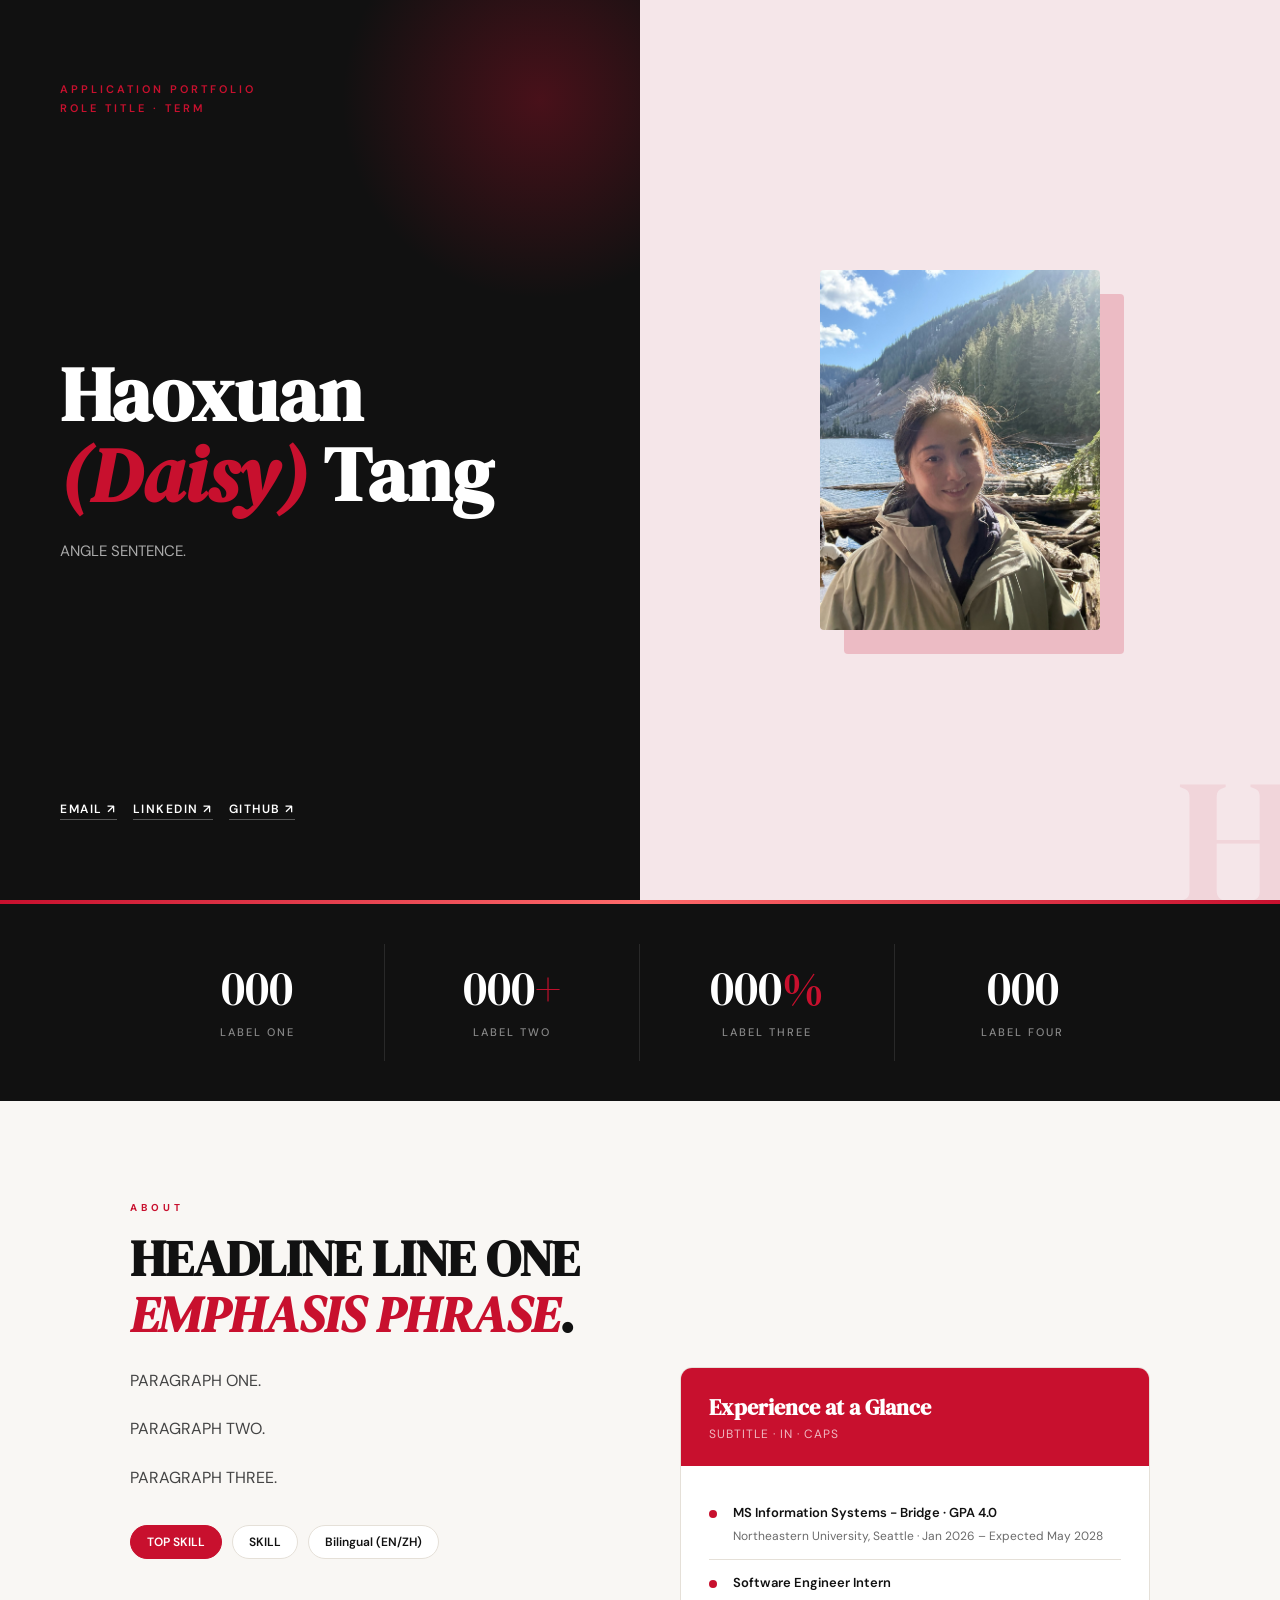
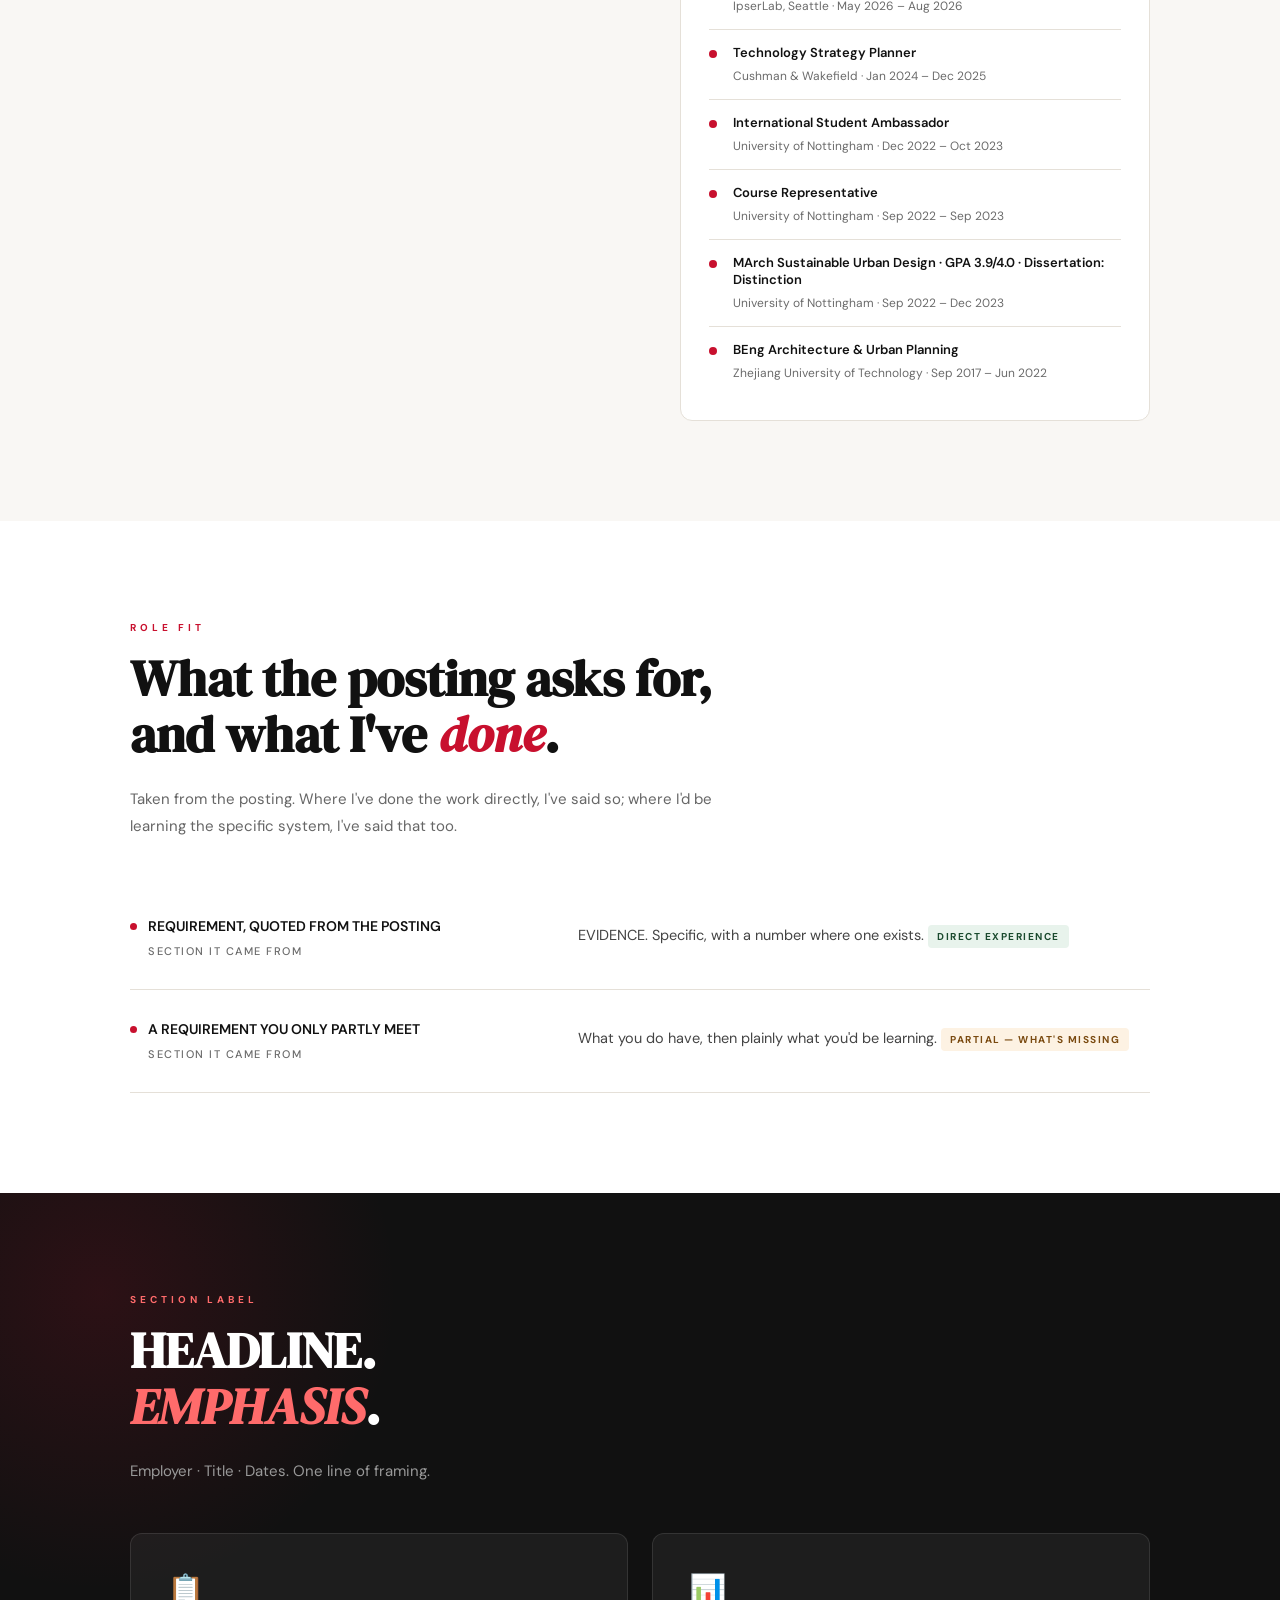
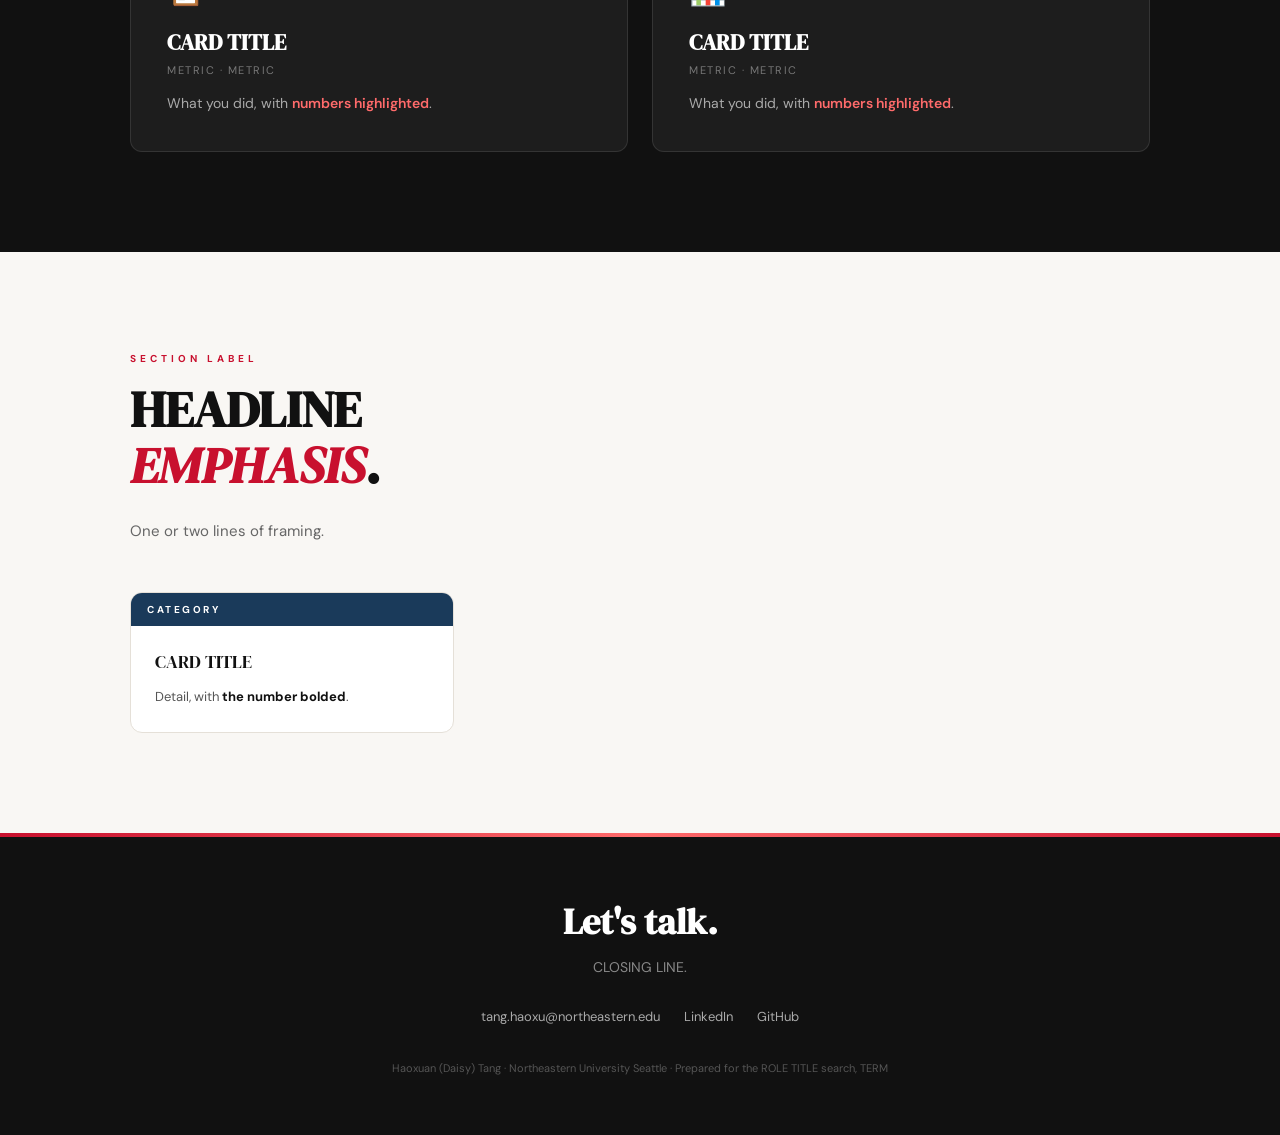
<file: _template/index.html>
<!DOCTYPE html>
<html lang="en">
<!--
  ===================================================================
  ROLE PAGE TEMPLATE
  ===================================================================
  New application:
      cp -r _template <role-slug>
  then edit ONLY the blocks marked  <!== EDIT ==>  below.

  Never edit styling here. All CSS lives in ../assets/base.css and is
  shared by every role page. Restyling one file restyles all of them.

  This folder starts with "_" so GitHub Pages (Jekyll) does not publish
  it. Copies without the underscore publish normally.

  THREE LAYERS:
    1. Styling  -> ../assets/base.css        (never touch)
    2. Facts    -> timeline / contact below  (only when the CV changes)
    3. Role     -> everything marked EDIT    (rewrite every application)
  ===================================================================
-->
<head>
<meta charset="UTF-8">
<meta name="viewport" content="width=device-width, initial-scale=1.0">

<!--== EDIT: page title = name + exact role title ==-->
<title>Haoxuan (Daisy) Tang — ROLE TITLE HERE</title>

<!--== EDIT: one sentence, shows up in link previews ==-->
<meta name="description" content="Application portfolio of Haoxuan (Daisy) Tang for the ROLE TITLE role — two or three keywords from the posting.">

<link href="https://fonts.googleapis.com/css2?family=DM+Serif+Display:ital@0;1&family=DM+Sans:wght@300;400;500;600;700&display=swap" rel="stylesheet">
<link rel="stylesheet" href="../assets/base.css">
</head>
<body>

<!-- ================= HERO ================= -->
<div class="hero">
  <div class="hero-left">
    <!--== EDIT: exact posting title + term ==-->
    <div class="hero-tag">Application Portfolio<br>ROLE TITLE · TERM</div>
    <div>
      <h1 class="hero-name">Haoxuan<br><em>(Daisy)</em> Tang</h1>
      <!--== EDIT: the angle. Why you, for THIS posting, in ~45 words.
                  Lead with the single strongest match, not a summary. ==-->
      <p class="hero-desc" style="margin-top: 24px;">
        ANGLE SENTENCE.
      </p>
    </div>
    <!-- FACTS: contact links -->
    <div class="hero-links">
      <a class="hero-link" href="mailto:tang.haoxu@northeastern.edu">Email ↗</a>
      <a class="hero-link" href="https://linkedin.com/in/haoxuan-tang" target="_blank" rel="noopener">LinkedIn ↗</a>
      <a class="hero-link" href="https://github.com/thxsyyd" target="_blank" rel="noopener">GitHub ↗</a>
    </div>
  </div>
  <div class="hero-right">
    <div class="hero-photo-wrap">
      <img src="../assets/photo.jpg" alt="Haoxuan (Daisy) Tang">
    </div>
    <div class="hero-deco">H</div>
  </div>
</div>

<div class="red-stripe"></div>

<!-- ================= STATS =================
     EDIT: pick the FOUR numbers that hit this posting hardest.
     Available from the fact bank (kept outside this repo):
       126 initiatives tracked      130+ metrics reported
       40% fewer manual errors      3h -> 30min decision cycles
       206 FAQ entries / 9 cats     100+ students supported
       22 articles published        90% survey response rate
       12 months as ambassador      5+ departments reconciled
     ========================================= -->
<div class="stats-bar">
  <div class="stats-inner">
    <div class="stat"><span class="stat-num">000</span><span class="stat-label">LABEL ONE</span></div>
    <div class="stat"><span class="stat-num">000<em>+</em></span><span class="stat-label">LABEL TWO</span></div>
    <div class="stat"><span class="stat-num">000<em>%</em></span><span class="stat-label">LABEL THREE</span></div>
    <div class="stat"><span class="stat-num">000</span><span class="stat-label">LABEL FOUR</span></div>
  </div>
</div>

<!-- ================= ABOUT ================= -->
<section>
  <div class="section-label">About</div>
  <!--== EDIT: headline. Short, concrete, no slogans. ==-->
  <h2 class="section-title">HEADLINE LINE ONE<br><span>EMPHASIS PHRASE</span>.</h2>
  <div class="about-grid">
    <div class="about-text">
      <!--== EDIT: 2-3 paragraphs, angled at this posting.
                  Para 1: who you are now + the most relevant experience.
                  Para 2: the concrete work, with numbers.
                  Para 3: the softer half of the role (students, comms...). ==-->
      <p>PARAGRAPH ONE.</p>
      <p>PARAGRAPH TWO.</p>
      <p>PARAGRAPH THREE.</p>

      <!--== EDIT: 5-7 tags, ordered by relevance to the posting.
                  Anchors must match section ids that exist on the page. ==-->
      <div class="about-pills">
        <span class="pill red">TOP SKILL</span>
        <a class="pill" href="#evidence">SKILL</a>
        <span class="pill">Bilingual (EN/ZH)</span>
      </div>
    </div>

    <!-- FACTS: timeline. Update only when the CV actually changes.
         Must stay identical to the resume. -->
    <div class="about-card">
      <div class="about-card-header">
        <h3>Experience at a Glance</h3>
        <!--== EDIT: three words describing the through-line ==-->
        <p>SUBTITLE · IN · CAPS</p>
      </div>
      <div class="about-card-body">
        <div class="timeline-item"><div class="timeline-dot"></div><div class="timeline-text">
          <strong>MS Information Systems - Bridge · GPA 4.0</strong>
          <span>Northeastern University, Seattle · Jan 2026 – Expected May 2028</span>
        </div></div>
        <div class="timeline-item"><div class="timeline-dot"></div><div class="timeline-text">
          <strong>Software Engineer Intern</strong>
          <span>IpserLab, Seattle · May 2026 – Aug 2026</span>
        </div></div>
        <div class="timeline-item"><div class="timeline-dot"></div><div class="timeline-text">
          <strong>Technology Strategy Planner</strong>
          <span>Cushman &amp; Wakefield · Jan 2024 – Dec 2025</span>
        </div></div>
        <div class="timeline-item"><div class="timeline-dot"></div><div class="timeline-text">
          <strong>International Student Ambassador</strong>
          <span>University of Nottingham · Dec 2022 – Oct 2023</span>
        </div></div>
        <div class="timeline-item"><div class="timeline-dot"></div><div class="timeline-text">
          <strong>Course Representative</strong>
          <span>University of Nottingham · Sep 2022 – Sep 2023</span>
        </div></div>
        <div class="timeline-item"><div class="timeline-dot"></div><div class="timeline-text">
          <strong>MArch Sustainable Urban Design · GPA 3.9/4.0 · Dissertation: Distinction</strong>
          <span>University of Nottingham · Sep 2022 – Dec 2023</span>
        </div></div>
        <div class="timeline-item"><div class="timeline-dot"></div><div class="timeline-text">
          <strong>BEng Architecture &amp; Urban Planning</strong>
          <span>Zhejiang University of Technology · Sep 2017 – Jun 2022</span>
        </div></div>
      </div>
    </div>
  </div>
</section>

<!-- ================= ROLE FIT =================
     This is the section that does the work. One row per requirement,
     copied from the posting almost verbatim, each with real evidence.

     Be honest about the gaps. Use fit-tag "adjacent" where you have not
     done the exact thing -- an interviewer respects a marked gap and
     punishes a bluff.
     ============================================ -->
<div class="fit-section" id="fit">
  <div class="fit-inner">
    <div class="section-label">Role Fit</div>
    <h2 class="section-title">What the posting asks for,<br>and what I've <span>done</span>.</h2>
    <p class="section-intro">
      Taken from the posting. Where I've done the work directly, I've said so; where I'd be learning the specific system, I've said that too.
    </p>

    <!--== EDIT: duplicate this block once per requirement (aim for 6-9) ==-->
    <div class="fit-row">
      <div class="fit-req">
        REQUIREMENT, QUOTED FROM THE POSTING
        <em>SECTION IT CAME FROM</em>
      </div>
      <div class="fit-evidence">
        EVIDENCE. Specific, with a number where one exists.
        <span class="fit-tag direct">Direct experience</span>
      </div>
    </div>

    <div class="fit-row">
      <div class="fit-req">
        A REQUIREMENT YOU ONLY PARTLY MEET
        <em>SECTION IT CAME FROM</em>
      </div>
      <div class="fit-evidence">
        What you do have, then plainly what you'd be learning.
        <span class="fit-tag adjacent">Partial — what's missing</span>
      </div>
    </div>

  </div>
</div>

<!-- ================= EVIDENCE: DARK CARDS =================
     For the strongest 2-4 pieces of proof. Usually one job.
     Delete this whole block if the posting does not need it.
     ========================================================= -->
<div class="dark-section" id="evidence">
  <div class="dark-inner">
    <div class="section-label">SECTION LABEL</div>
    <h2 class="section-title">HEADLINE.<br><span>EMPHASIS</span>.</h2>
    <p class="section-intro">Employer · Title · Dates. One line of framing.</p>
    <div class="card-grid">

      <div class="dark-card">
        <div class="card-icon">📋</div>
        <h3>CARD TITLE</h3>
        <div class="card-meta">METRIC · METRIC</div>
        <p>What you did, with <span class="highlight">numbers highlighted</span>.</p>
      </div>

      <div class="dark-card">
        <div class="card-icon">📊</div>
        <h3>CARD TITLE</h3>
        <div class="card-meta">METRIC · METRIC</div>
        <p>What you did, with <span class="highlight">numbers highlighted</span>.</p>
      </div>

    </div>
  </div>
</div>

<!-- ================= EVIDENCE: LIGHT CARDS =================
     For a broader set of smaller items (3 per row).
     Delete this whole block if the posting does not need it.
     ========================================================== -->
<section id="secondary">
  <div class="section-label">SECTION LABEL</div>
  <h2 class="section-title">HEADLINE<br><span>EMPHASIS</span>.</h2>
  <p class="section-intro">One or two lines of framing.</p>
  <div class="light-grid">

    <div class="light-card">
      <div class="light-cat data">CATEGORY</div>
      <div class="light-body">
        <div class="light-title">CARD TITLE</div>
        <p class="light-note">Detail, with <strong>the number bolded</strong>.</p>
      </div>
    </div>
    <!-- category colours available: data / support / events / web / content -->

  </div>
</section>

<div class="red-stripe"></div>

<!-- ================= FOOTER ================= -->
<footer>
  <h2>Let's talk.</h2>
  <!--== EDIT: one line offering something concrete ==-->
  <p>CLOSING LINE.</p>
  <div class="footer-links">
    <a href="mailto:tang.haoxu@northeastern.edu">tang.haoxu@northeastern.edu</a>
    <a href="https://linkedin.com/in/haoxuan-tang" target="_blank" rel="noopener">LinkedIn</a>
    <a href="https://github.com/thxsyyd" target="_blank" rel="noopener">GitHub</a>
  </div>
  <!--== EDIT: role + term ==-->
  <p class="footer-note">
    Haoxuan (Daisy) Tang · Northeastern University Seattle · Prepared for the ROLE TITLE search, TERM
  </p>
</footer>

</body>
</html>
</file>
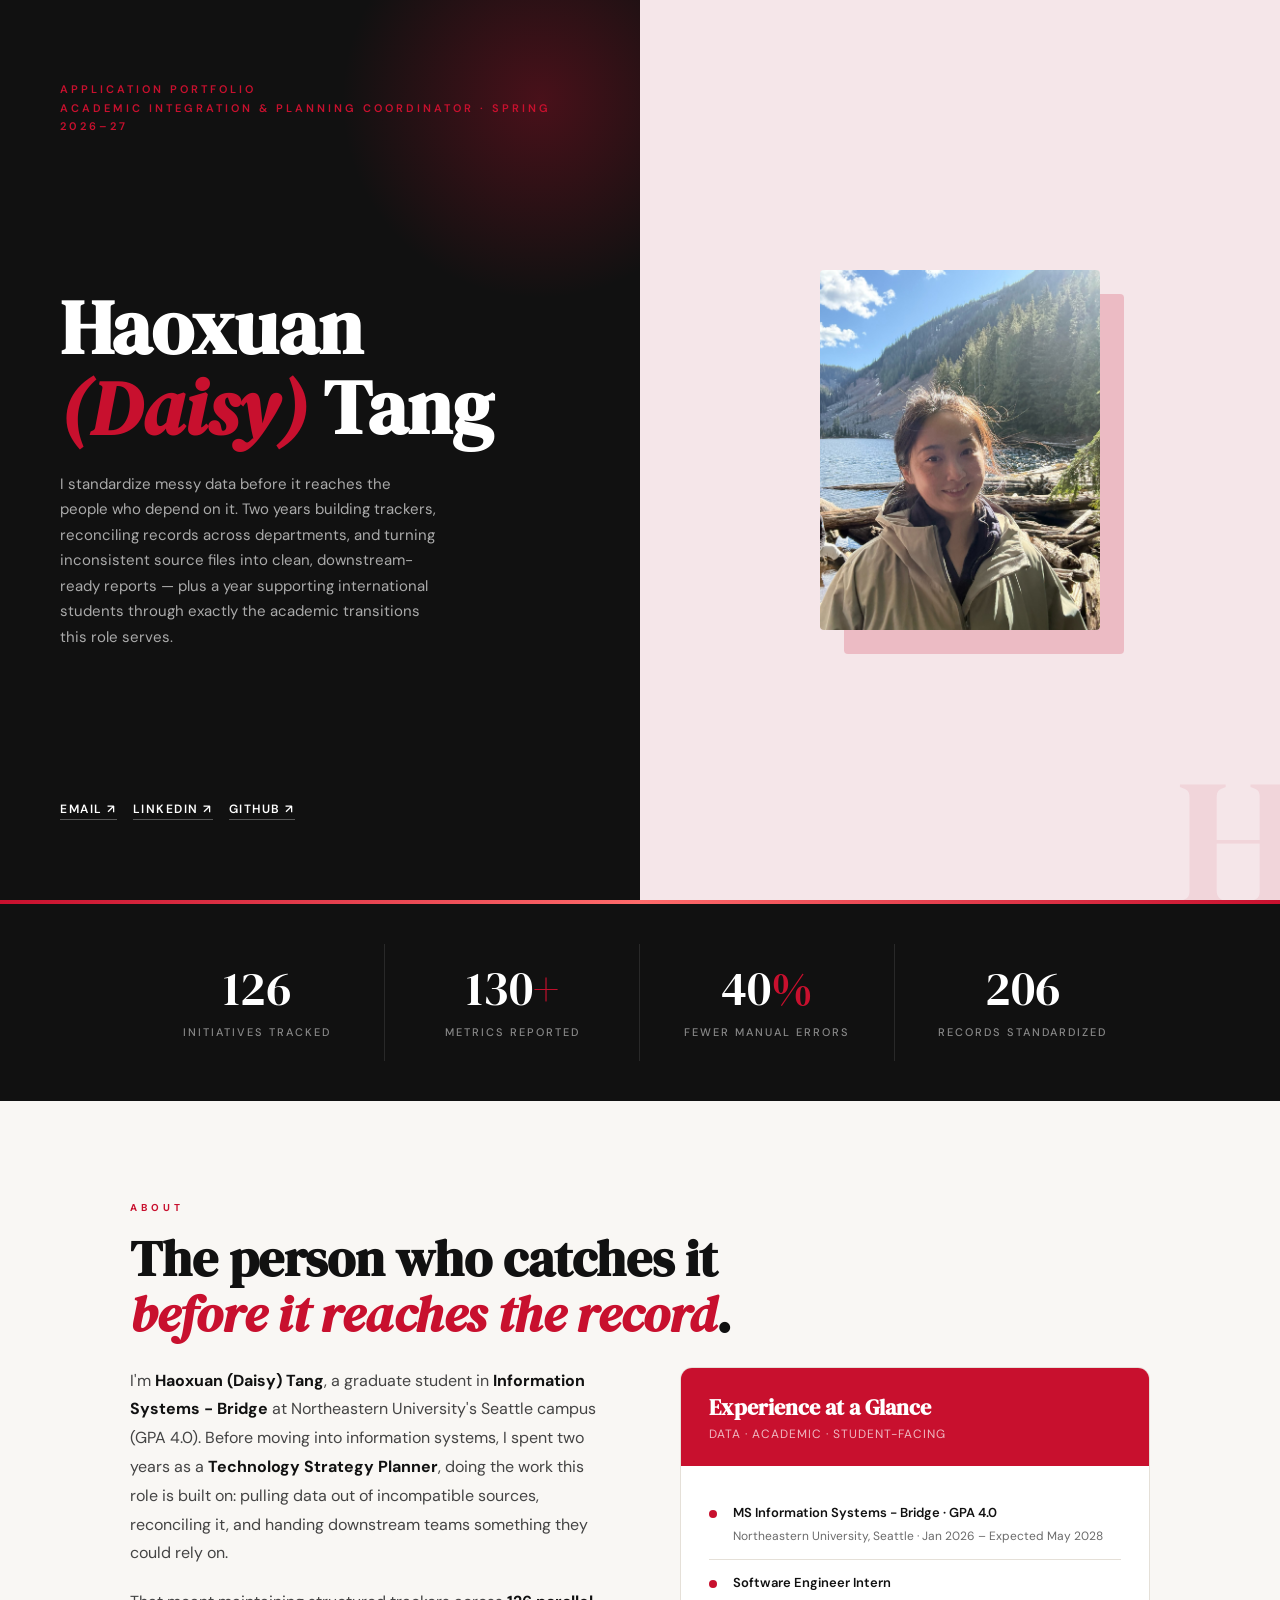
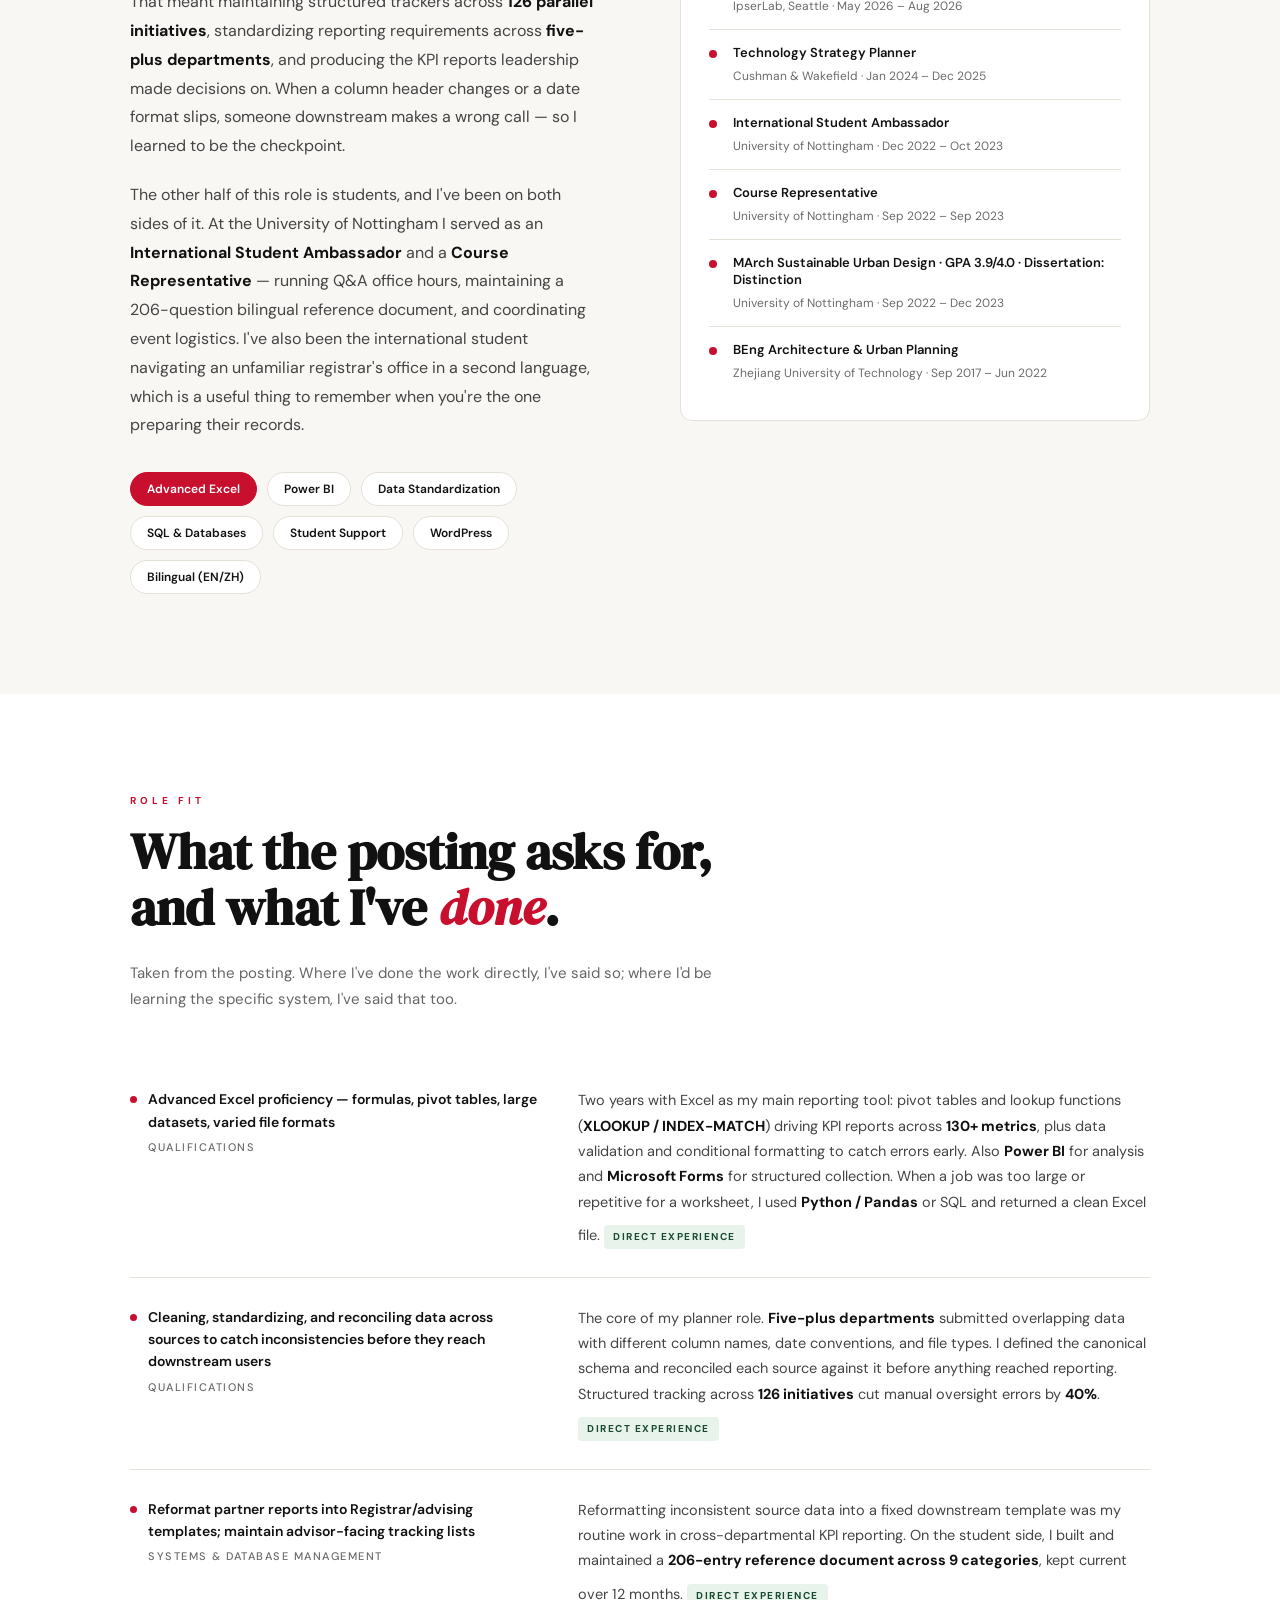
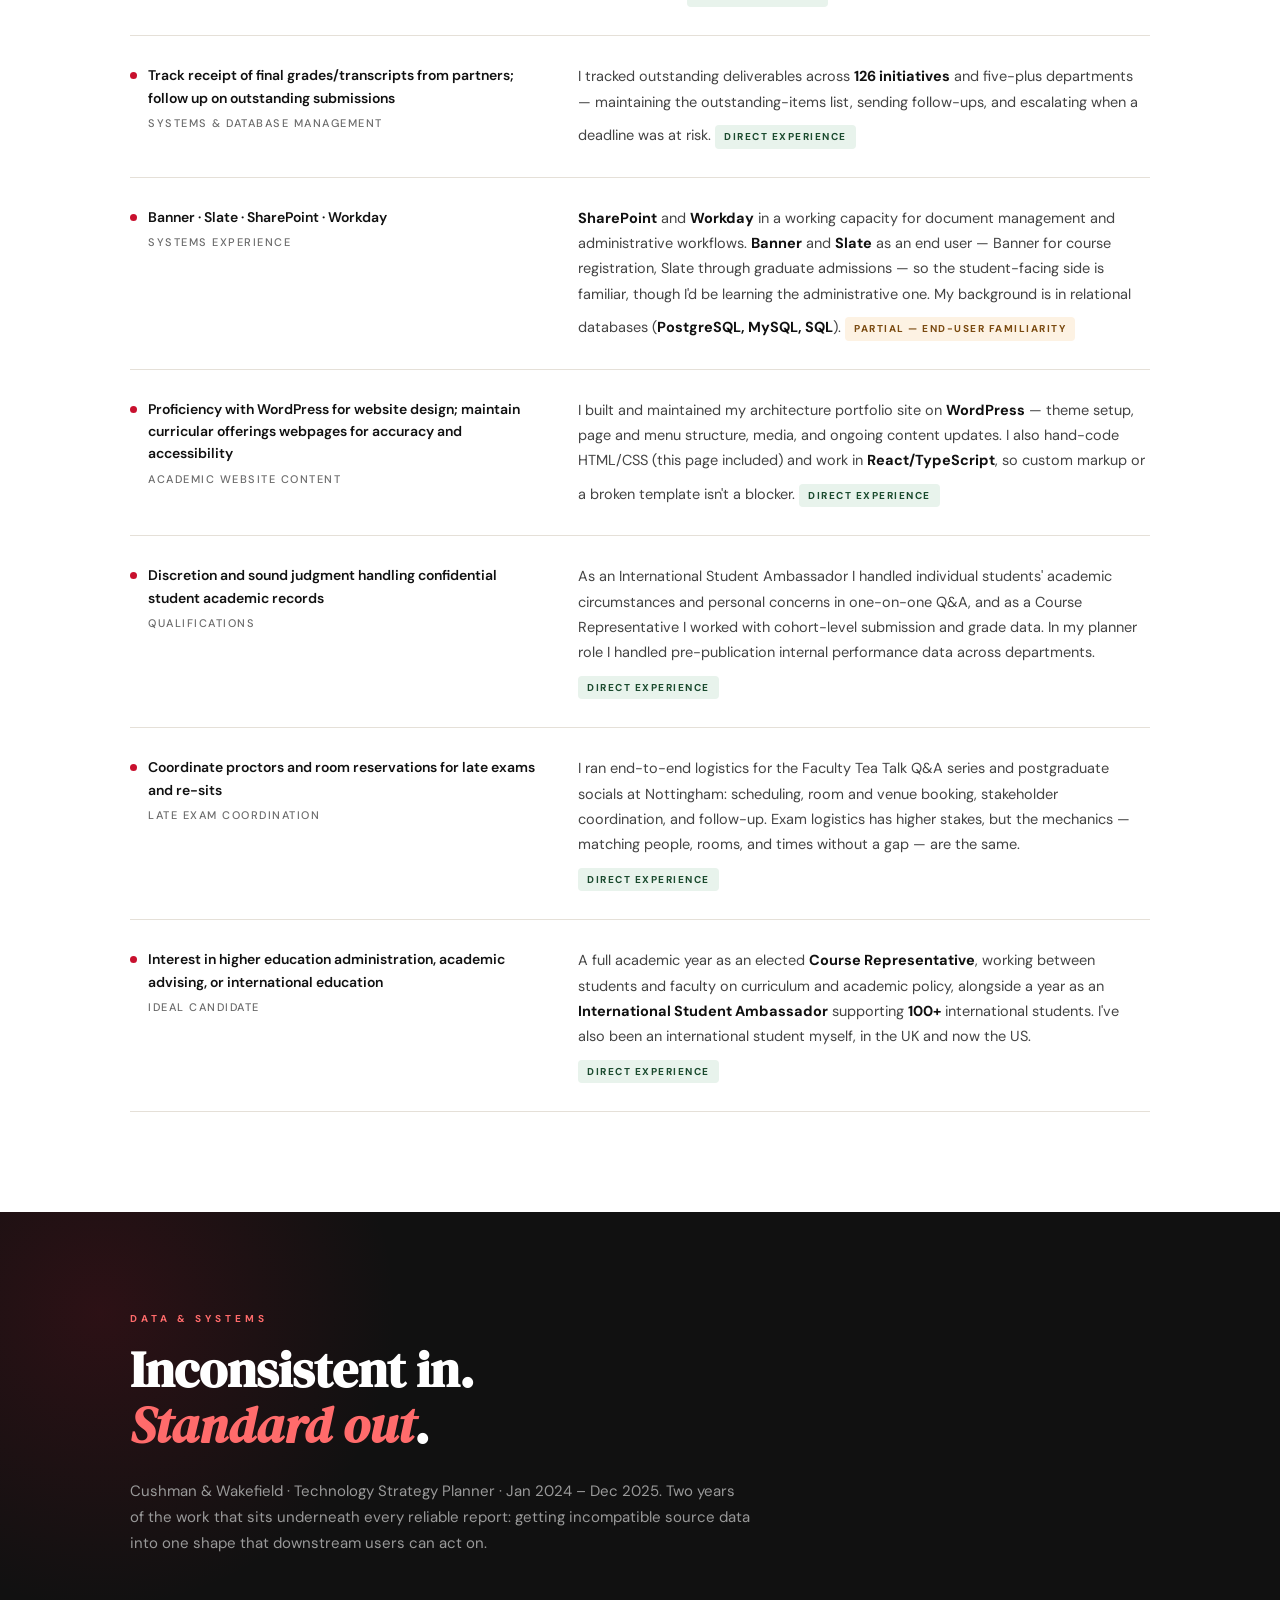
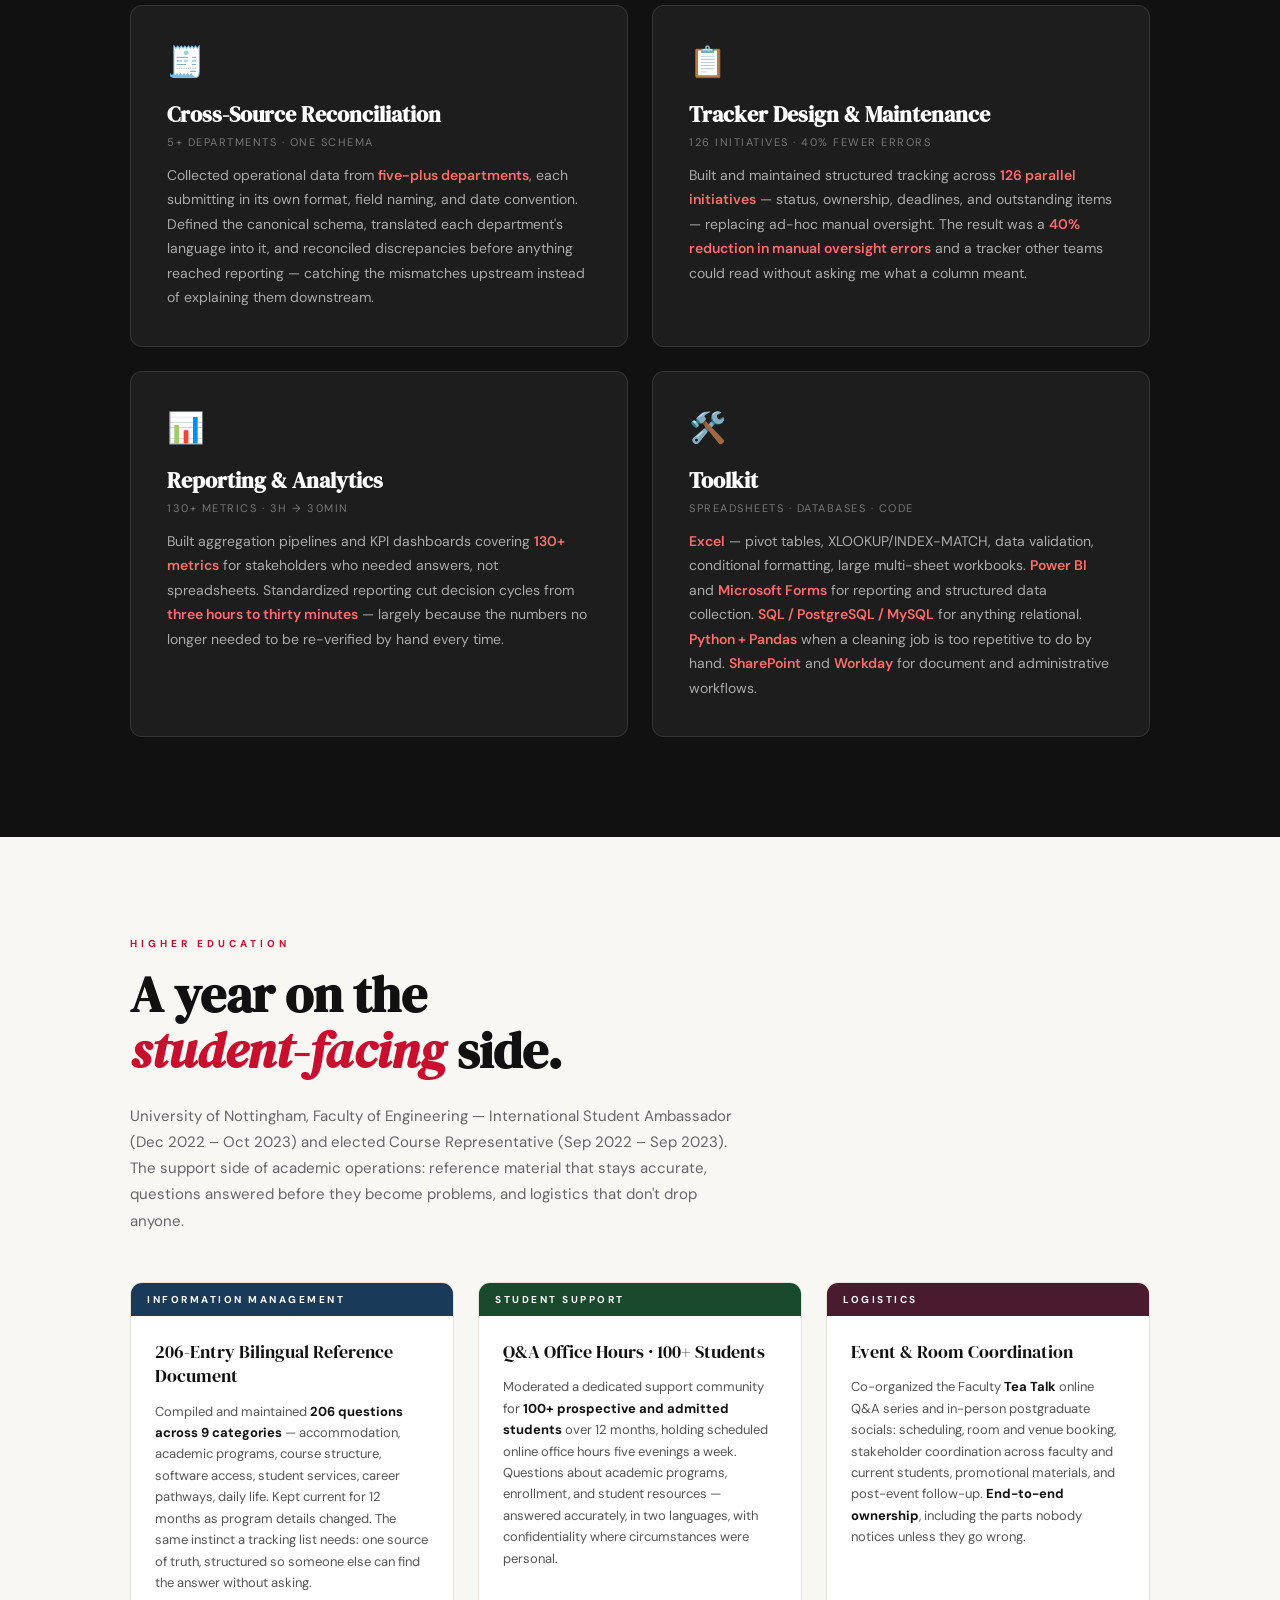
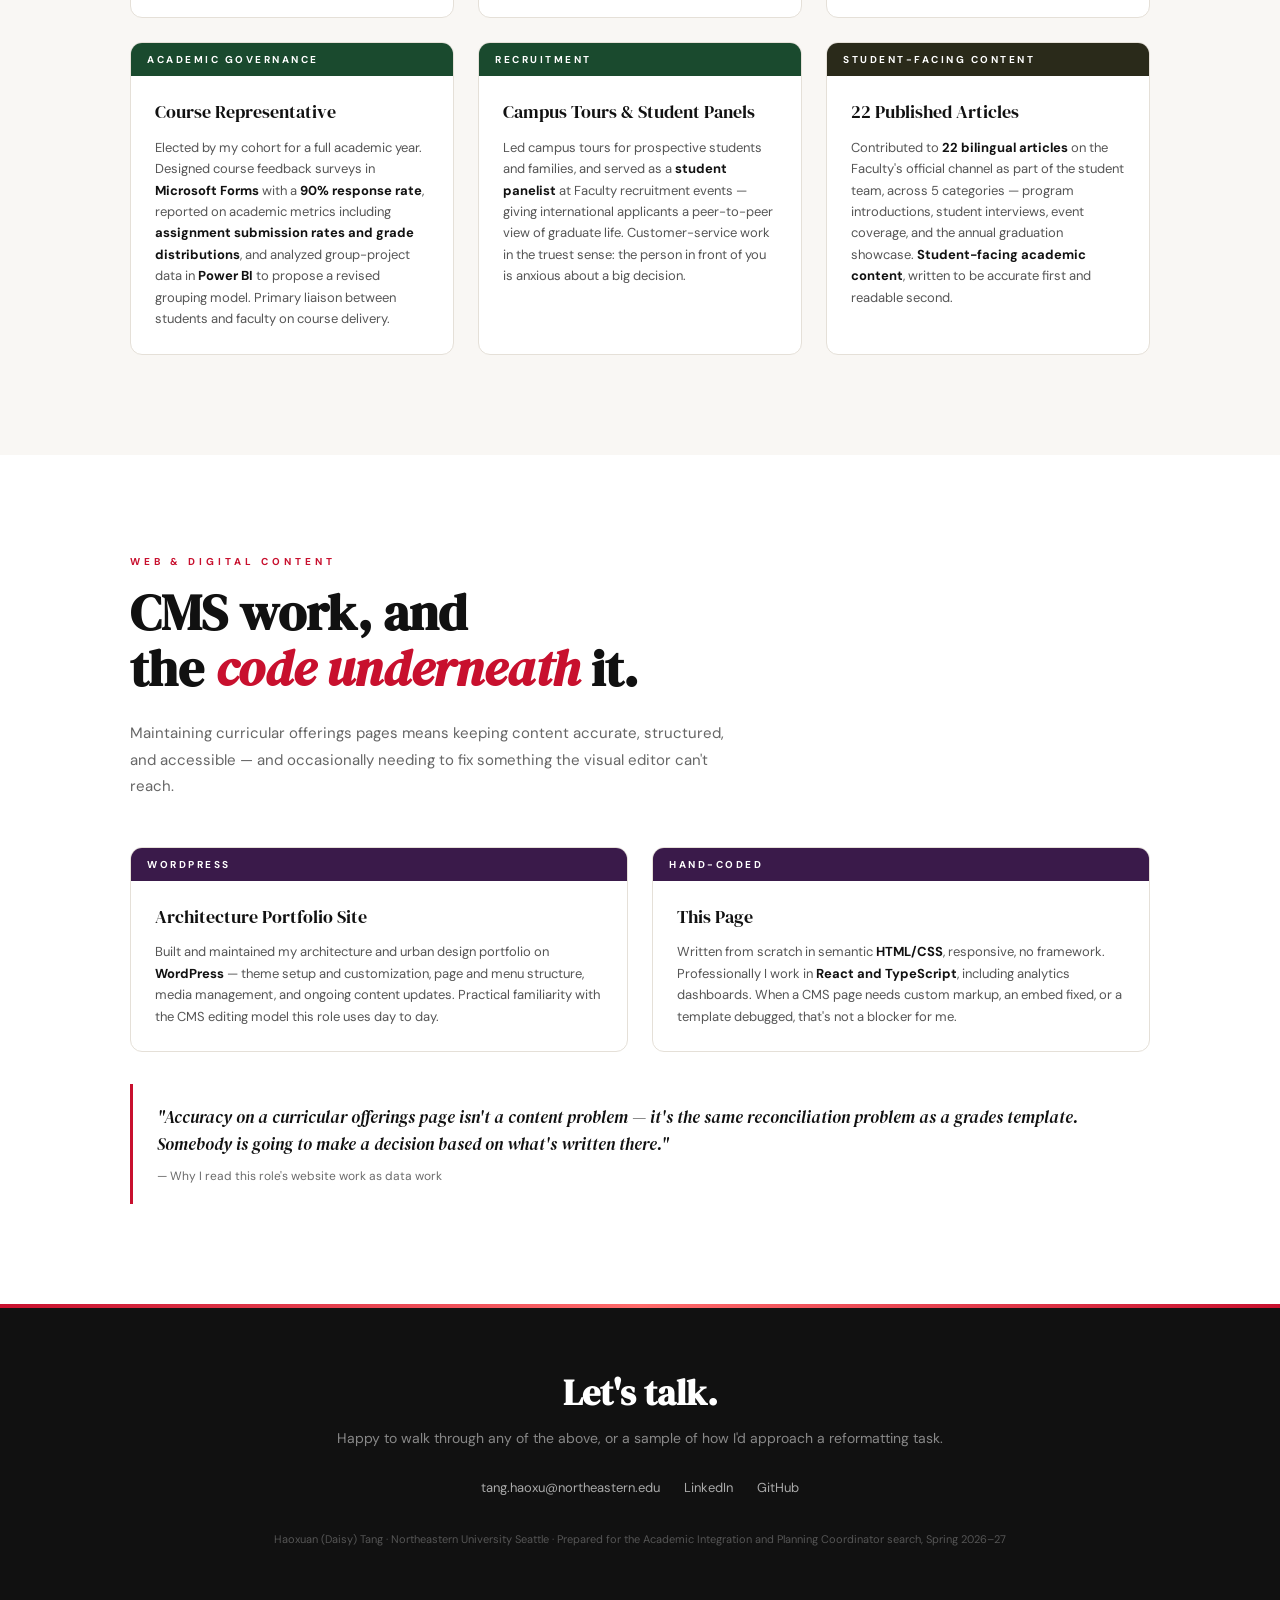
<file: academic-coordinator/index.html>
<!DOCTYPE html>
<html lang="en">
<head>
<meta charset="UTF-8">
<meta name="viewport" content="width=device-width, initial-scale=1.0">
<title>Haoxuan (Daisy) Tang — Academic Integration &amp; Planning Coordinator</title>
<meta name="description" content="Application portfolio of Haoxuan (Daisy) Tang for the Academic Integration and Planning Coordinator role, Spring 2026-27 — academic data standardization, tracker maintenance, and student-facing content.">
<link href="https://fonts.googleapis.com/css2?family=DM+Serif+Display:ital@0;1&family=DM+Sans:wght@300;400;500;600;700&display=swap" rel="stylesheet">
<link rel="stylesheet" href="../assets/base.css">
</head>
<body>

<!-- HERO -->
<div class="hero">
  <div class="hero-left">
    <div class="hero-tag">Application Portfolio<br>Academic Integration &amp; Planning Coordinator · Spring 2026–27</div>
    <div>
      <h1 class="hero-name">Haoxuan<br><em>(Daisy)</em> Tang</h1>
      <p class="hero-desc" style="margin-top: 24px;">
        I standardize messy data before it reaches the people who depend on it. Two years building trackers, reconciling records across departments, and turning inconsistent source files into clean, downstream-ready reports — plus a year supporting international students through exactly the academic transitions this role serves.
      </p>
    </div>
    <div class="hero-links">
      <a class="hero-link" href="mailto:tang.haoxu@northeastern.edu">Email ↗</a>
      <a class="hero-link" href="https://linkedin.com/in/haoxuan-tang" target="_blank" rel="noopener">LinkedIn ↗</a>
      <a class="hero-link" href="https://github.com/thxsyyd" target="_blank" rel="noopener">GitHub ↗</a>
    </div>
  </div>
  <div class="hero-right">
    <div class="hero-photo-wrap">
      <img src="../assets/photo.jpg" alt="Haoxuan (Daisy) Tang">
    </div>
    <div class="hero-deco">H</div>
  </div>
</div>

<div class="red-stripe"></div>

<!-- STATS -->
<div class="stats-bar">
  <div class="stats-inner">
    <div class="stat">
      <span class="stat-num">126</span>
      <span class="stat-label">Initiatives Tracked</span>
    </div>
    <div class="stat">
      <span class="stat-num">130<em>+</em></span>
      <span class="stat-label">Metrics Reported</span>
    </div>
    <div class="stat">
      <span class="stat-num">40<em>%</em></span>
      <span class="stat-label">Fewer Manual Errors</span>
    </div>
    <div class="stat">
      <span class="stat-num">206</span>
      <span class="stat-label">Records Standardized</span>
    </div>
  </div>
</div>

<!-- ABOUT -->
<section>
  <div class="section-label">About</div>
  <h2 class="section-title">The person who catches it<br><span>before it reaches the record</span>.</h2>
  <div class="about-grid">
    <div class="about-text">
      <p>
        I'm <strong>Haoxuan (Daisy) Tang</strong>, a graduate student in <strong>Information Systems - Bridge</strong> at Northeastern University's Seattle campus (GPA 4.0). Before moving into information systems, I spent two years as a <strong>Technology Strategy Planner</strong>, doing the work this role is built on: pulling data out of incompatible sources, reconciling it, and handing downstream teams something they could rely on.
      </p>
      <p>
        That meant maintaining structured trackers across <strong>126 parallel initiatives</strong>, standardizing reporting requirements across <strong>five-plus departments</strong>, and producing the KPI reports leadership made decisions on. When a column header changes or a date format slips, someone downstream makes a wrong call — so I learned to be the checkpoint.
      </p>
      <p>
        The other half of this role is students, and I've been on both sides of it. At the University of Nottingham I served as an <strong>International Student Ambassador</strong> and a <strong>Course Representative</strong> — running Q&amp;A office hours, maintaining a 206-question bilingual reference document, and coordinating event logistics. I've also been the international student navigating an unfamiliar registrar's office in a second language, which is a useful thing to remember when you're the one preparing their records.
      </p>
      <div class="about-pills">
        <span class="pill red">Advanced Excel</span>
        <a class="pill" href="#data">Power BI</a>
        <a class="pill" href="#data">Data Standardization</a>
        <a class="pill" href="#data">SQL &amp; Databases</a>
        <a class="pill" href="#students">Student Support</a>
        <a class="pill" href="#web">WordPress</a>
        <span class="pill">Bilingual (EN/ZH)</span>
      </div>
    </div>
    <div class="about-card">
      <div class="about-card-header">
        <h3>Experience at a Glance</h3>
        <p>DATA · ACADEMIC · STUDENT-FACING</p>
      </div>
      <div class="about-card-body">
        <div class="timeline-item">
          <div class="timeline-dot"></div>
          <div class="timeline-text">
            <strong>MS Information Systems - Bridge · GPA 4.0</strong>
            <span>Northeastern University, Seattle · Jan 2026 – Expected May 2028</span>
          </div>
        </div>
        <div class="timeline-item">
          <div class="timeline-dot"></div>
          <div class="timeline-text">
            <strong>Software Engineer Intern</strong>
            <span>IpserLab, Seattle · May 2026 – Aug 2026</span>
          </div>
        </div>
        <div class="timeline-item">
          <div class="timeline-dot"></div>
          <div class="timeline-text">
            <strong>Technology Strategy Planner</strong>
            <span>Cushman &amp; Wakefield · Jan 2024 – Dec 2025</span>
          </div>
        </div>
        <div class="timeline-item">
          <div class="timeline-dot"></div>
          <div class="timeline-text">
            <strong>International Student Ambassador</strong>
            <span>University of Nottingham · Dec 2022 – Oct 2023</span>
          </div>
        </div>
        <div class="timeline-item">
          <div class="timeline-dot"></div>
          <div class="timeline-text">
            <strong>Course Representative</strong>
            <span>University of Nottingham · Sep 2022 – Sep 2023</span>
          </div>
        </div>
        <div class="timeline-item">
          <div class="timeline-dot"></div>
          <div class="timeline-text">
            <strong>MArch Sustainable Urban Design · GPA 3.9/4.0 · Dissertation: Distinction</strong>
            <span>University of Nottingham · Sep 2022 – Dec 2023</span>
          </div>
        </div>
        <div class="timeline-item">
          <div class="timeline-dot"></div>
          <div class="timeline-text">
            <strong>BEng Architecture &amp; Urban Planning</strong>
            <span>Zhejiang University of Technology · Sep 2017 – Jun 2022</span>
          </div>
        </div>
      </div>
    </div>
  </div>
</section>

<!-- FIT MATRIX -->
<div class="fit-section" id="fit">
  <div class="fit-inner">
    <div class="section-label">Role Fit</div>
    <h2 class="section-title">What the posting asks for,<br>and what I've <span>done</span>.</h2>
    <p class="section-intro">
      Taken from the posting. Where I've done the work directly, I've said so; where I'd be learning the specific system, I've said that too.
    </p>

    <div class="fit-row">
      <div class="fit-req">
        Advanced Excel proficiency — formulas, pivot tables, large datasets, varied file formats
        <em>Qualifications</em>
      </div>
      <div class="fit-evidence">
        Two years with Excel as my main reporting tool: pivot tables and lookup functions (<strong>XLOOKUP / INDEX-MATCH</strong>) driving KPI reports across <strong>130+ metrics</strong>, plus data validation and conditional formatting to catch errors early. Also <strong>Power BI</strong> for analysis and <strong>Microsoft Forms</strong> for structured collection. When a job was too large or repetitive for a worksheet, I used <strong>Python / Pandas</strong> or SQL and returned a clean Excel file.
        <span class="fit-tag direct">Direct experience</span>
      </div>
    </div>

    <div class="fit-row">
      <div class="fit-req">
        Cleaning, standardizing, and reconciling data across sources to catch inconsistencies before they reach downstream users
        <em>Qualifications</em>
      </div>
      <div class="fit-evidence">
        The core of my planner role. <strong>Five-plus departments</strong> submitted overlapping data with different column names, date conventions, and file types. I defined the canonical schema and reconciled each source against it before anything reached reporting. Structured tracking across <strong>126 initiatives</strong> cut manual oversight errors by <strong>40%</strong>.
        <span class="fit-tag direct">Direct experience</span>
      </div>
    </div>

    <div class="fit-row">
      <div class="fit-req">
        Reformat partner reports into Registrar/advising templates; maintain advisor-facing tracking lists
        <em>Systems &amp; Database Management</em>
      </div>
      <div class="fit-evidence">
        Reformatting inconsistent source data into a fixed downstream template was my routine work in cross-departmental KPI reporting. On the student side, I built and maintained a <strong>206-entry reference document across 9 categories</strong>, kept current over 12 months.
        <span class="fit-tag direct">Direct experience</span>
      </div>
    </div>

    <div class="fit-row">
      <div class="fit-req">
        Track receipt of final grades/transcripts from partners; follow up on outstanding submissions
        <em>Systems &amp; Database Management</em>
      </div>
      <div class="fit-evidence">
        I tracked outstanding deliverables across <strong>126 initiatives</strong> and five-plus departments — maintaining the outstanding-items list, sending follow-ups, and escalating when a deadline was at risk.
        <span class="fit-tag direct">Direct experience</span>
      </div>
    </div>

    <div class="fit-row">
      <div class="fit-req">
        Banner · Slate · SharePoint · Workday
        <em>Systems Experience</em>
      </div>
      <div class="fit-evidence">
        <strong>SharePoint</strong> and <strong>Workday</strong> in a working capacity for document management and administrative workflows. <strong>Banner</strong> and <strong>Slate</strong> as an end user — Banner for course registration, Slate through graduate admissions — so the student-facing side is familiar, though I'd be learning the administrative one. My background is in relational databases (<strong>PostgreSQL, MySQL, SQL</strong>).
        <span class="fit-tag adjacent">Partial — end-user familiarity</span>
      </div>
    </div>

    <div class="fit-row">
      <div class="fit-req">
        Proficiency with WordPress for website design; maintain curricular offerings webpages for accuracy and accessibility
        <em>Academic Website Content</em>
      </div>
      <div class="fit-evidence">
        I built and maintained my architecture portfolio site on <strong>WordPress</strong> — theme setup, page and menu structure, media, and ongoing content updates. I also hand-code HTML/CSS (this page included) and work in <strong>React/TypeScript</strong>, so custom markup or a broken template isn't a blocker.
        <span class="fit-tag direct">Direct experience</span>
      </div>
    </div>

    <div class="fit-row">
      <div class="fit-req">
        Discretion and sound judgment handling confidential student academic records
        <em>Qualifications</em>
      </div>
      <div class="fit-evidence">
        As an International Student Ambassador I handled individual students' academic circumstances and personal concerns in one-on-one Q&amp;A, and as a Course Representative I worked with cohort-level submission and grade data. In my planner role I handled pre-publication internal performance data across departments.
        <span class="fit-tag direct">Direct experience</span>
      </div>
    </div>

    <div class="fit-row">
      <div class="fit-req">
        Coordinate proctors and room reservations for late exams and re-sits
        <em>Late Exam Coordination</em>
      </div>
      <div class="fit-evidence">
        I ran end-to-end logistics for the Faculty Tea Talk Q&amp;A series and postgraduate socials at Nottingham: scheduling, room and venue booking, stakeholder coordination, and follow-up. Exam logistics has higher stakes, but the mechanics — matching people, rooms, and times without a gap — are the same.
        <span class="fit-tag direct">Direct experience</span>
      </div>
    </div>

    <div class="fit-row">
      <div class="fit-req">
        Interest in higher education administration, academic advising, or international education
        <em>Ideal Candidate</em>
      </div>
      <div class="fit-evidence">
        A full academic year as an elected <strong>Course Representative</strong>, working between students and faculty on curriculum and academic policy, alongside a year as an <strong>International Student Ambassador</strong> supporting <strong>100+</strong> international students. I've also been an international student myself, in the UK and now the US.
        <span class="fit-tag direct">Direct experience</span>
      </div>
    </div>

  </div>
</div>

<!-- DATA & SYSTEMS -->
<div class="dark-section" id="data">
  <div class="dark-inner">
    <div class="section-label">Data &amp; Systems</div>
    <h2 class="section-title">Inconsistent in.<br><span>Standard out</span>.</h2>
    <p class="section-intro">
      Cushman &amp; Wakefield · Technology Strategy Planner · Jan 2024 – Dec 2025. Two years of the work that sits underneath every reliable report: getting incompatible source data into one shape that downstream users can act on.
    </p>
    <div class="card-grid">

      <div class="dark-card">
        <div class="card-icon">🧾</div>
        <h3>Cross-Source Reconciliation</h3>
        <div class="card-meta">5+ DEPARTMENTS · ONE SCHEMA</div>
        <p>
          Collected operational data from <span class="highlight">five-plus departments</span>, each submitting in its own format, field naming, and date convention. Defined the canonical schema, translated each department's language into it, and reconciled discrepancies before anything reached reporting — catching the mismatches upstream instead of explaining them downstream.
        </p>
      </div>

      <div class="dark-card">
        <div class="card-icon">📋</div>
        <h3>Tracker Design &amp; Maintenance</h3>
        <div class="card-meta">126 INITIATIVES · 40% FEWER ERRORS</div>
        <p>
          Built and maintained structured tracking across <span class="highlight">126 parallel initiatives</span> — status, ownership, deadlines, and outstanding items — replacing ad-hoc manual oversight. The result was a <span class="highlight">40% reduction in manual oversight errors</span> and a tracker other teams could read without asking me what a column meant.
        </p>
      </div>

      <div class="dark-card">
        <div class="card-icon">📊</div>
        <h3>Reporting &amp; Analytics</h3>
        <div class="card-meta">130+ METRICS · 3H → 30MIN</div>
        <p>
          Built aggregation pipelines and KPI dashboards covering <span class="highlight">130+ metrics</span> for stakeholders who needed answers, not spreadsheets. Standardized reporting cut decision cycles from <span class="highlight">three hours to thirty minutes</span> — largely because the numbers no longer needed to be re-verified by hand every time.
        </p>
      </div>

      <div class="dark-card">
        <div class="card-icon">🛠️</div>
        <h3>Toolkit</h3>
        <div class="card-meta">SPREADSHEETS · DATABASES · CODE</div>
        <p>
          <span class="highlight">Excel</span> — pivot tables, XLOOKUP/INDEX-MATCH, data validation, conditional formatting, large multi-sheet workbooks. <span class="highlight">Power BI</span> and <span class="highlight">Microsoft Forms</span> for reporting and structured data collection. <span class="highlight">SQL / PostgreSQL / MySQL</span> for anything relational. <span class="highlight">Python + Pandas</span> when a cleaning job is too repetitive to do by hand. <span class="highlight">SharePoint</span> and <span class="highlight">Workday</span> for document and administrative workflows.
        </p>
      </div>

    </div>
  </div>
</div>

<!-- STUDENT-FACING -->
<section id="students">
  <div class="section-label">Higher Education</div>
  <h2 class="section-title">A year on the<br><span>student-facing</span> side.</h2>
  <p class="section-intro">
    University of Nottingham, Faculty of Engineering — International Student Ambassador (Dec 2022 – Oct 2023) and elected Course Representative (Sep 2022 – Sep 2023). The support side of academic operations: reference material that stays accurate, questions answered before they become problems, and logistics that don't drop anyone.
  </p>
  <div class="light-grid">

    <div class="light-card">
      <div class="light-cat data">Information Management</div>
      <div class="light-body">
        <div class="light-title">206-Entry Bilingual Reference Document</div>
        <p class="light-note">
          Compiled and maintained <strong>206 questions across 9 categories</strong> — accommodation, academic programs, course structure, software access, student services, career pathways, daily life. Kept current for 12 months as program details changed. The same instinct a tracking list needs: one source of truth, structured so someone else can find the answer without asking.
        </p>
      </div>
    </div>

    <div class="light-card">
      <div class="light-cat support">Student Support</div>
      <div class="light-body">
        <div class="light-title">Q&amp;A Office Hours · 100+ Students</div>
        <p class="light-note">
          Moderated a dedicated support community for <strong>100+ prospective and admitted students</strong> over 12 months, holding scheduled online office hours five evenings a week. Questions about academic programs, enrollment, and student resources — answered accurately, in two languages, with confidentiality where circumstances were personal.
        </p>
      </div>
    </div>

    <div class="light-card">
      <div class="light-cat events">Logistics</div>
      <div class="light-body">
        <div class="light-title">Event &amp; Room Coordination</div>
        <p class="light-note">
          Co-organized the Faculty <strong>Tea Talk</strong> online Q&amp;A series and in-person postgraduate socials: scheduling, room and venue booking, stakeholder coordination across faculty and current students, promotional materials, and post-event follow-up. <strong>End-to-end ownership</strong>, including the parts nobody notices unless they go wrong.
        </p>
      </div>
    </div>

    <div class="light-card">
      <div class="light-cat support">Academic Governance</div>
      <div class="light-body">
        <div class="light-title">Course Representative</div>
        <p class="light-note">
          Elected by my cohort for a full academic year. Designed course feedback surveys in <strong>Microsoft Forms</strong> with a <strong>90% response rate</strong>, reported on academic metrics including <strong>assignment submission rates and grade distributions</strong>, and analyzed group-project data in <strong>Power BI</strong> to propose a revised grouping model. Primary liaison between students and faculty on course delivery.
        </p>
      </div>
    </div>

    <div class="light-card">
      <div class="light-cat support">Recruitment</div>
      <div class="light-body">
        <div class="light-title">Campus Tours &amp; Student Panels</div>
        <p class="light-note">
          Led campus tours for prospective students and families, and served as a <strong>student panelist</strong> at Faculty recruitment events — giving international applicants a peer-to-peer view of graduate life. Customer-service work in the truest sense: the person in front of you is anxious about a big decision.
        </p>
      </div>
    </div>

    <div class="light-card">
      <div class="light-cat content">Student-Facing Content</div>
      <div class="light-body">
        <div class="light-title">22 Published Articles</div>
        <p class="light-note">
          Contributed to <strong>22 bilingual articles</strong> on the Faculty's official channel as part of the student team, across 5 categories — program introductions, student interviews, event coverage, and the annual graduation showcase. <strong>Student-facing academic content</strong>, written to be accurate first and readable second.
        </p>
      </div>
    </div>

  </div>
</section>

<!-- WEB & CONTENT -->
<div class="fit-section" id="web">
  <div class="fit-inner">
    <div class="section-label">Web &amp; Digital Content</div>
    <h2 class="section-title">CMS work, and<br>the <span>code underneath</span> it.</h2>
    <p class="section-intro">
      Maintaining curricular offerings pages means keeping content accurate, structured, and accessible — and occasionally needing to fix something the visual editor can't reach.
    </p>
    <div class="card-grid" style="margin-top: 8px;">
      <div class="light-card" style="border-radius: 12px;">
        <div class="light-cat web">WordPress</div>
        <div class="light-body">
          <div class="light-title">Architecture Portfolio Site</div>
          <p class="light-note">
            Built and maintained my architecture and urban design portfolio on <strong>WordPress</strong> — theme setup and customization, page and menu structure, media management, and ongoing content updates. Practical familiarity with the CMS editing model this role uses day to day.
          </p>
        </div>
      </div>
      <div class="light-card" style="border-radius: 12px;">
        <div class="light-cat web">Hand-Coded</div>
        <div class="light-body">
          <div class="light-title">This Page</div>
          <p class="light-note">
            Written from scratch in semantic <strong>HTML/CSS</strong>, responsive, no framework. Professionally I work in <strong>React and TypeScript</strong>, including analytics dashboards. When a CMS page needs custom markup, an embed fixed, or a template debugged, that's not a blocker for me.
          </p>
        </div>
      </div>
    </div>
    <div class="quote-block">
      <p>"Accuracy on a curricular offerings page isn't a content problem — it's the same reconciliation problem as a grades template. Somebody is going to make a decision based on what's written there."</p>
      <cite>— Why I read this role's website work as data work</cite>
    </div>
  </div>
</div>

<div class="red-stripe"></div>

<!-- FOOTER -->
<footer>
  <h2>Let's talk.</h2>
  <p>Happy to walk through any of the above, or a sample of how I'd approach a reformatting task.</p>
  <div class="footer-links">
    <a href="mailto:tang.haoxu@northeastern.edu">tang.haoxu@northeastern.edu</a>
    <a href="https://linkedin.com/in/haoxuan-tang" target="_blank" rel="noopener">LinkedIn</a>
    <a href="https://github.com/thxsyyd" target="_blank" rel="noopener">GitHub</a>
  </div>
  <p class="footer-note">
    Haoxuan (Daisy) Tang · Northeastern University Seattle · Prepared for the Academic Integration and Planning Coordinator search, Spring 2026–27
  </p>
</footer>

</body>
</html>
</file>
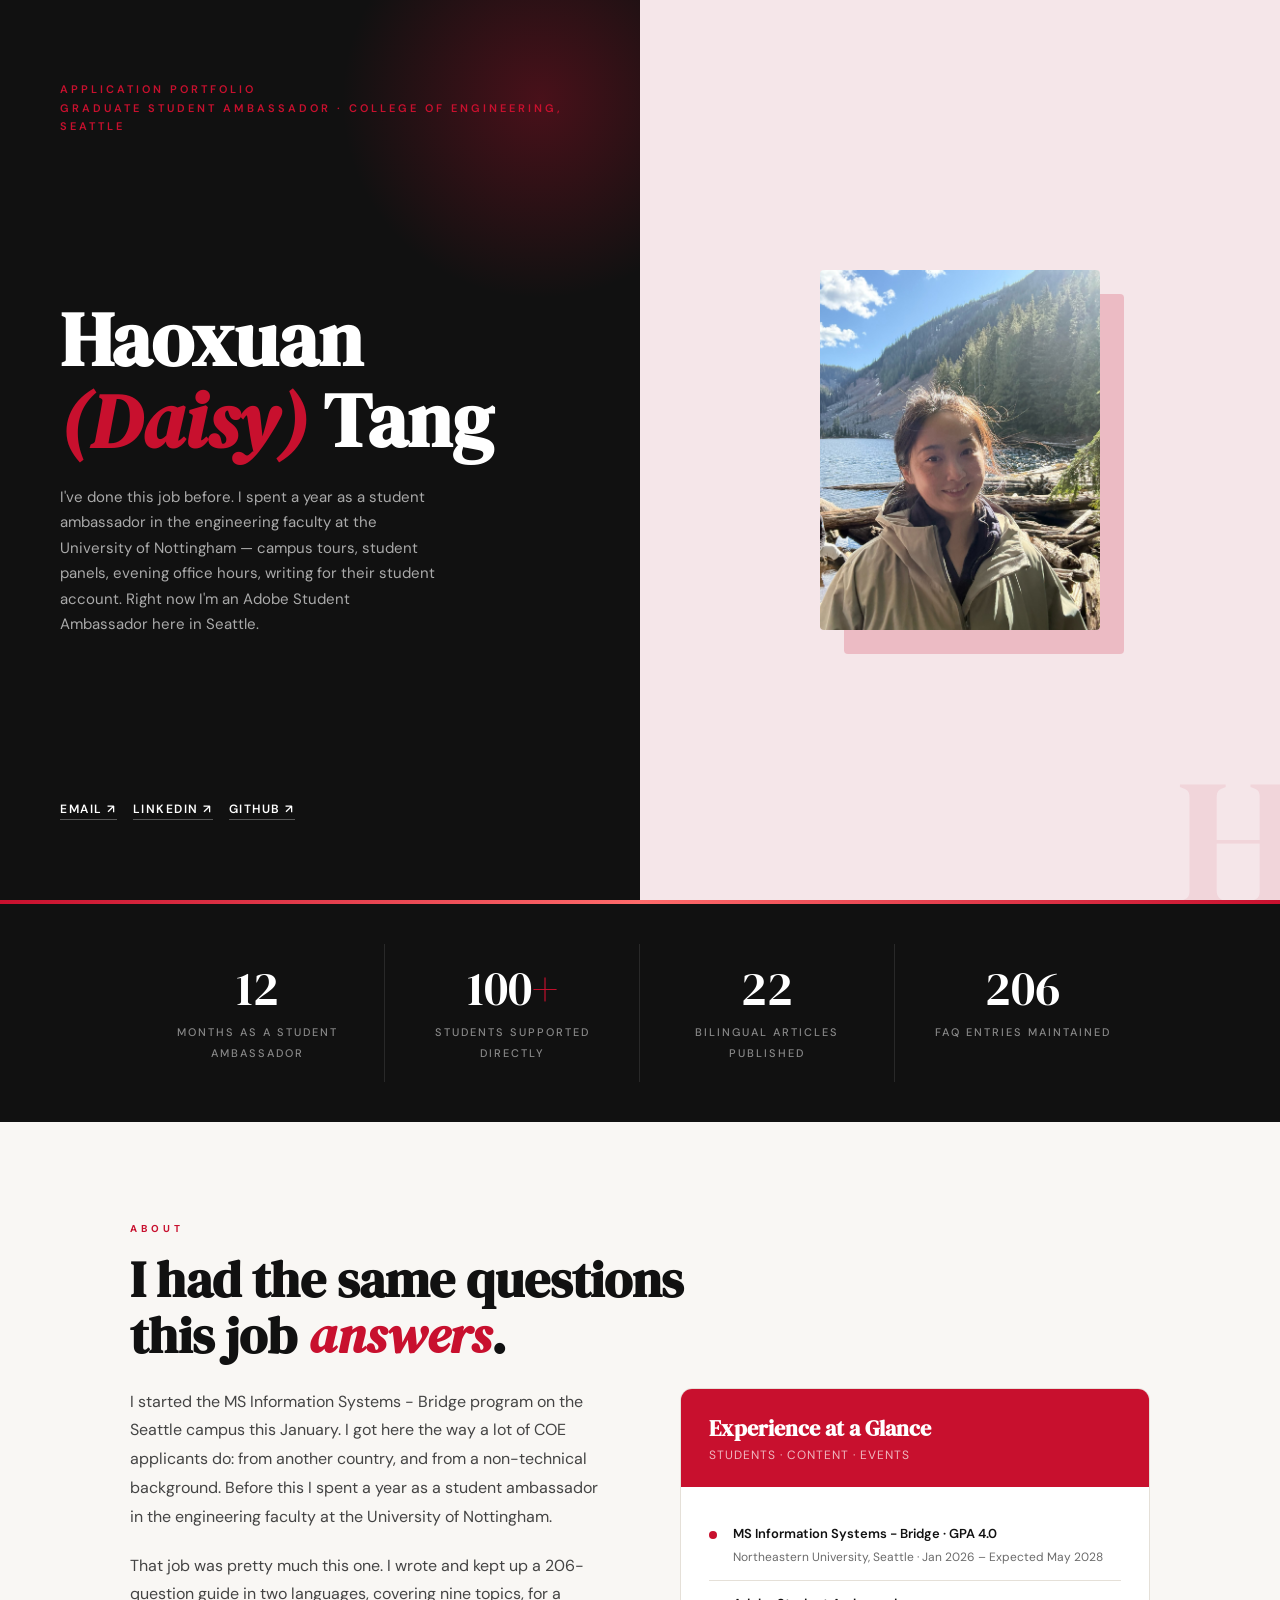
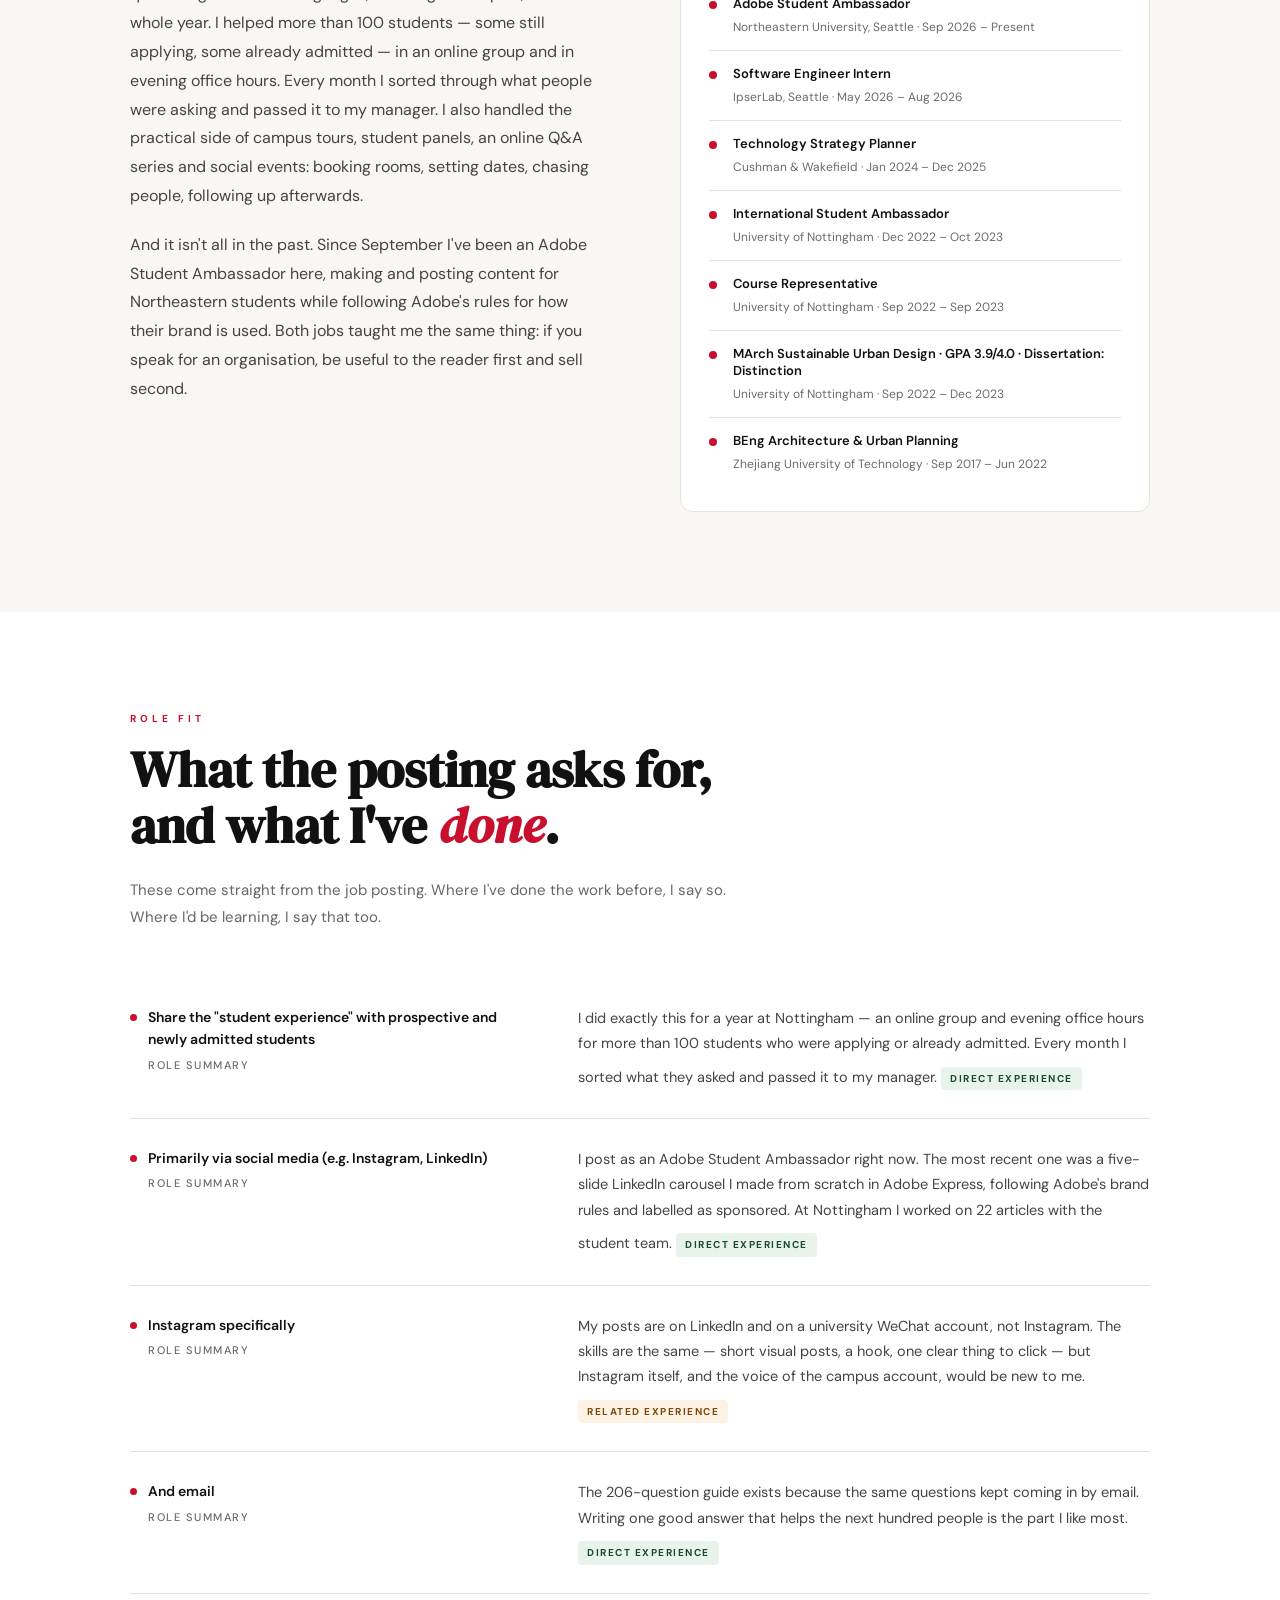
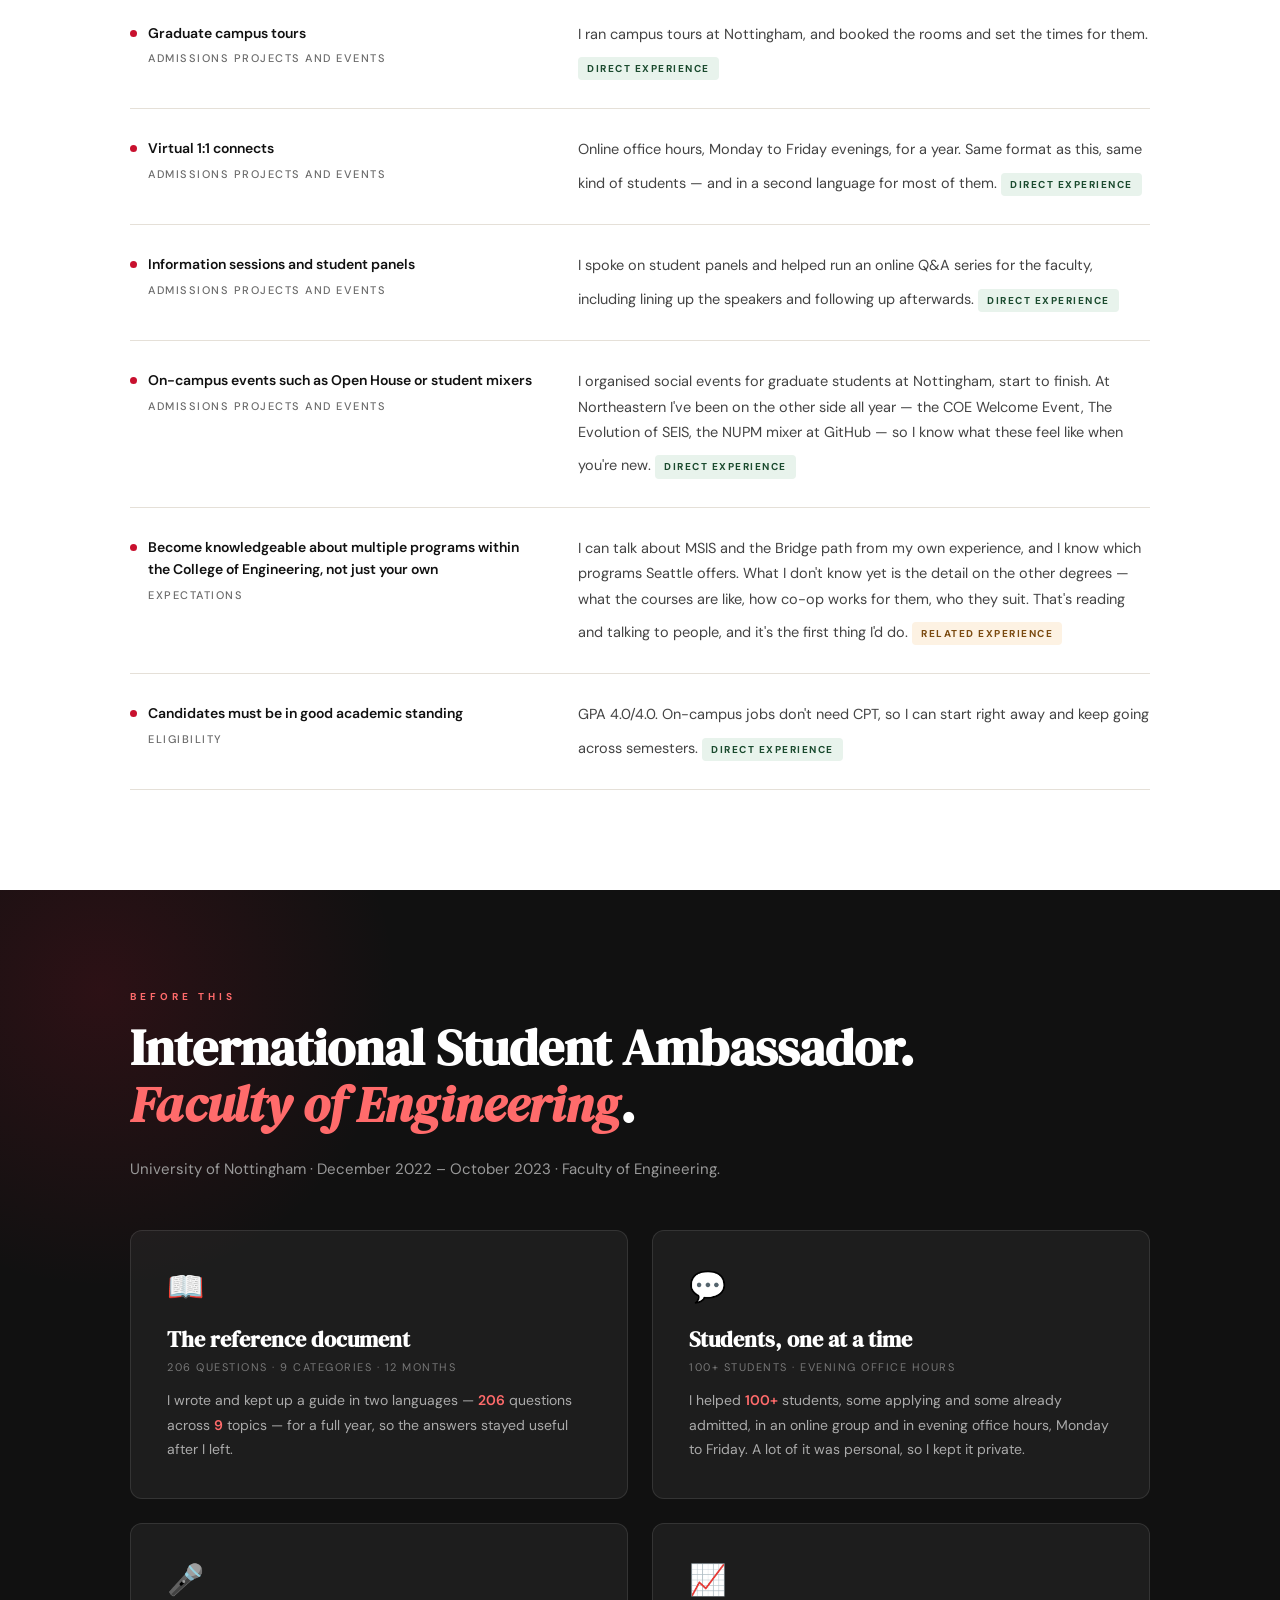
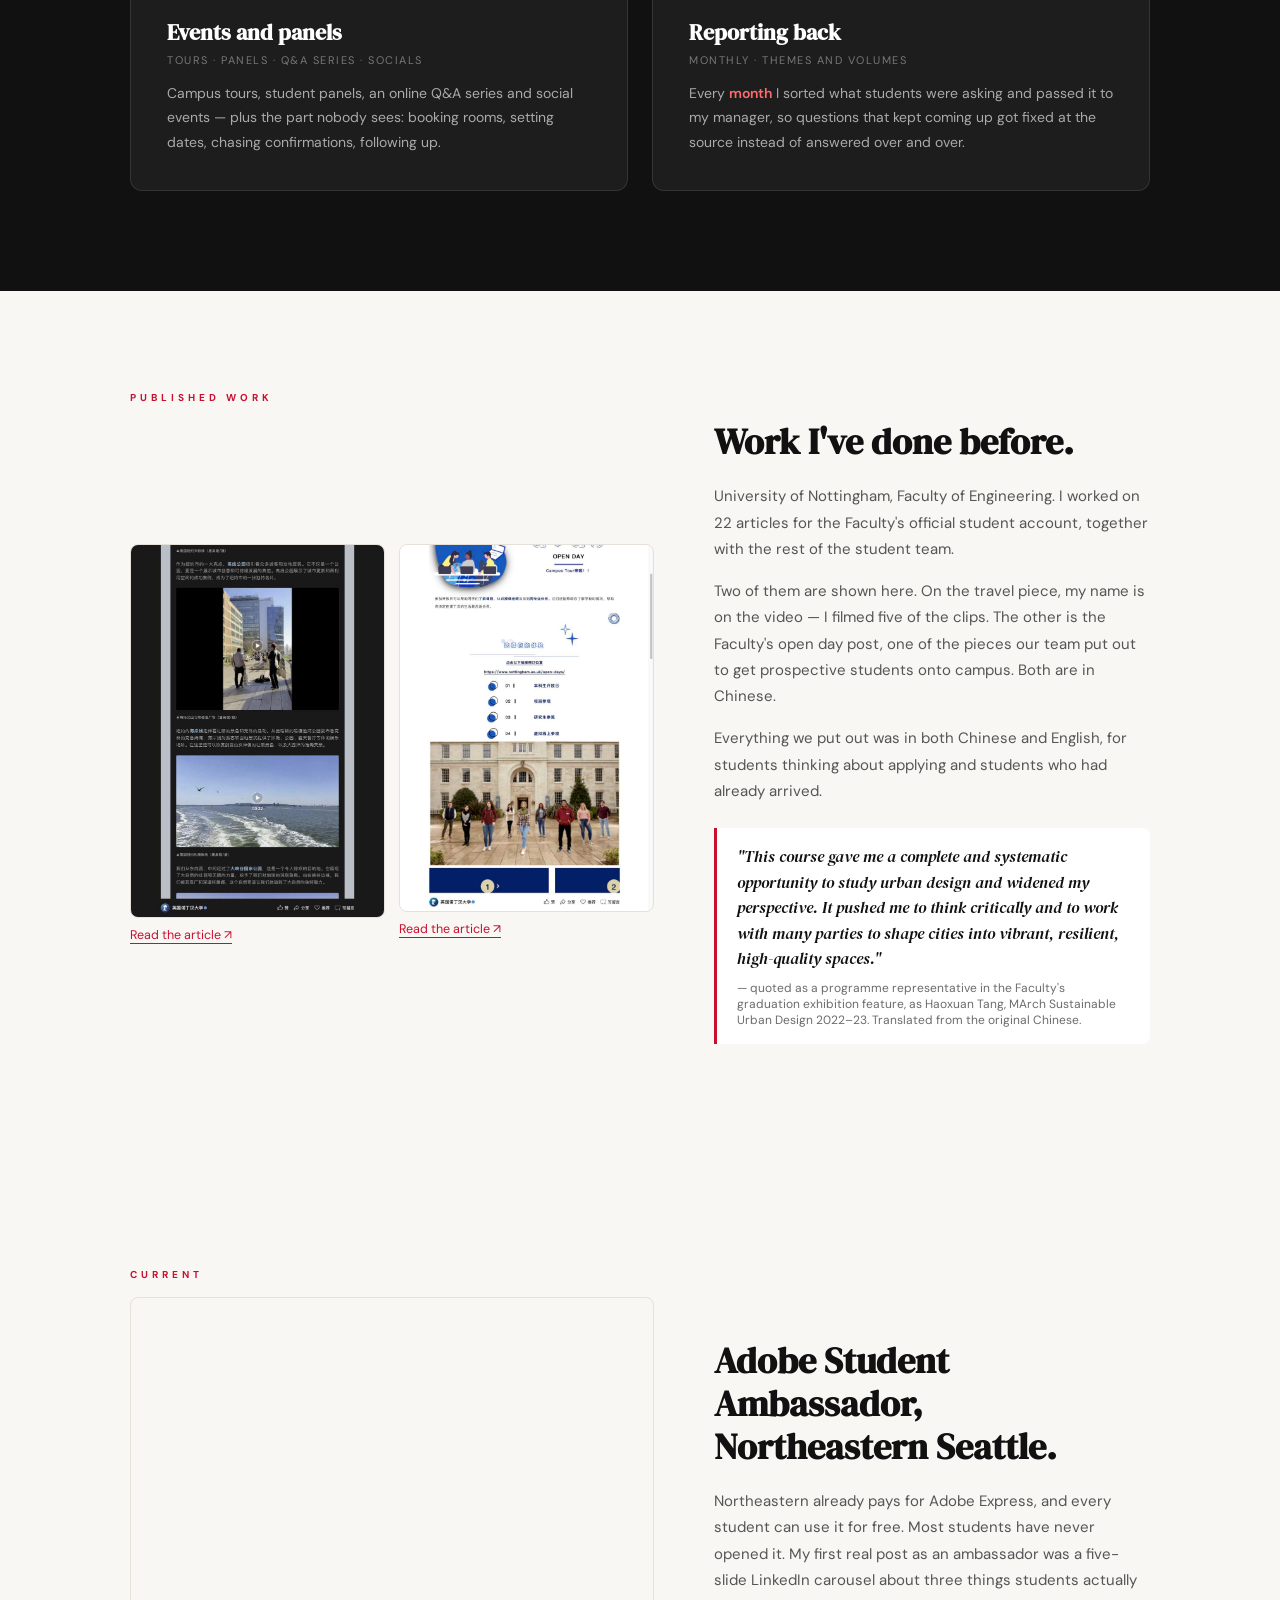
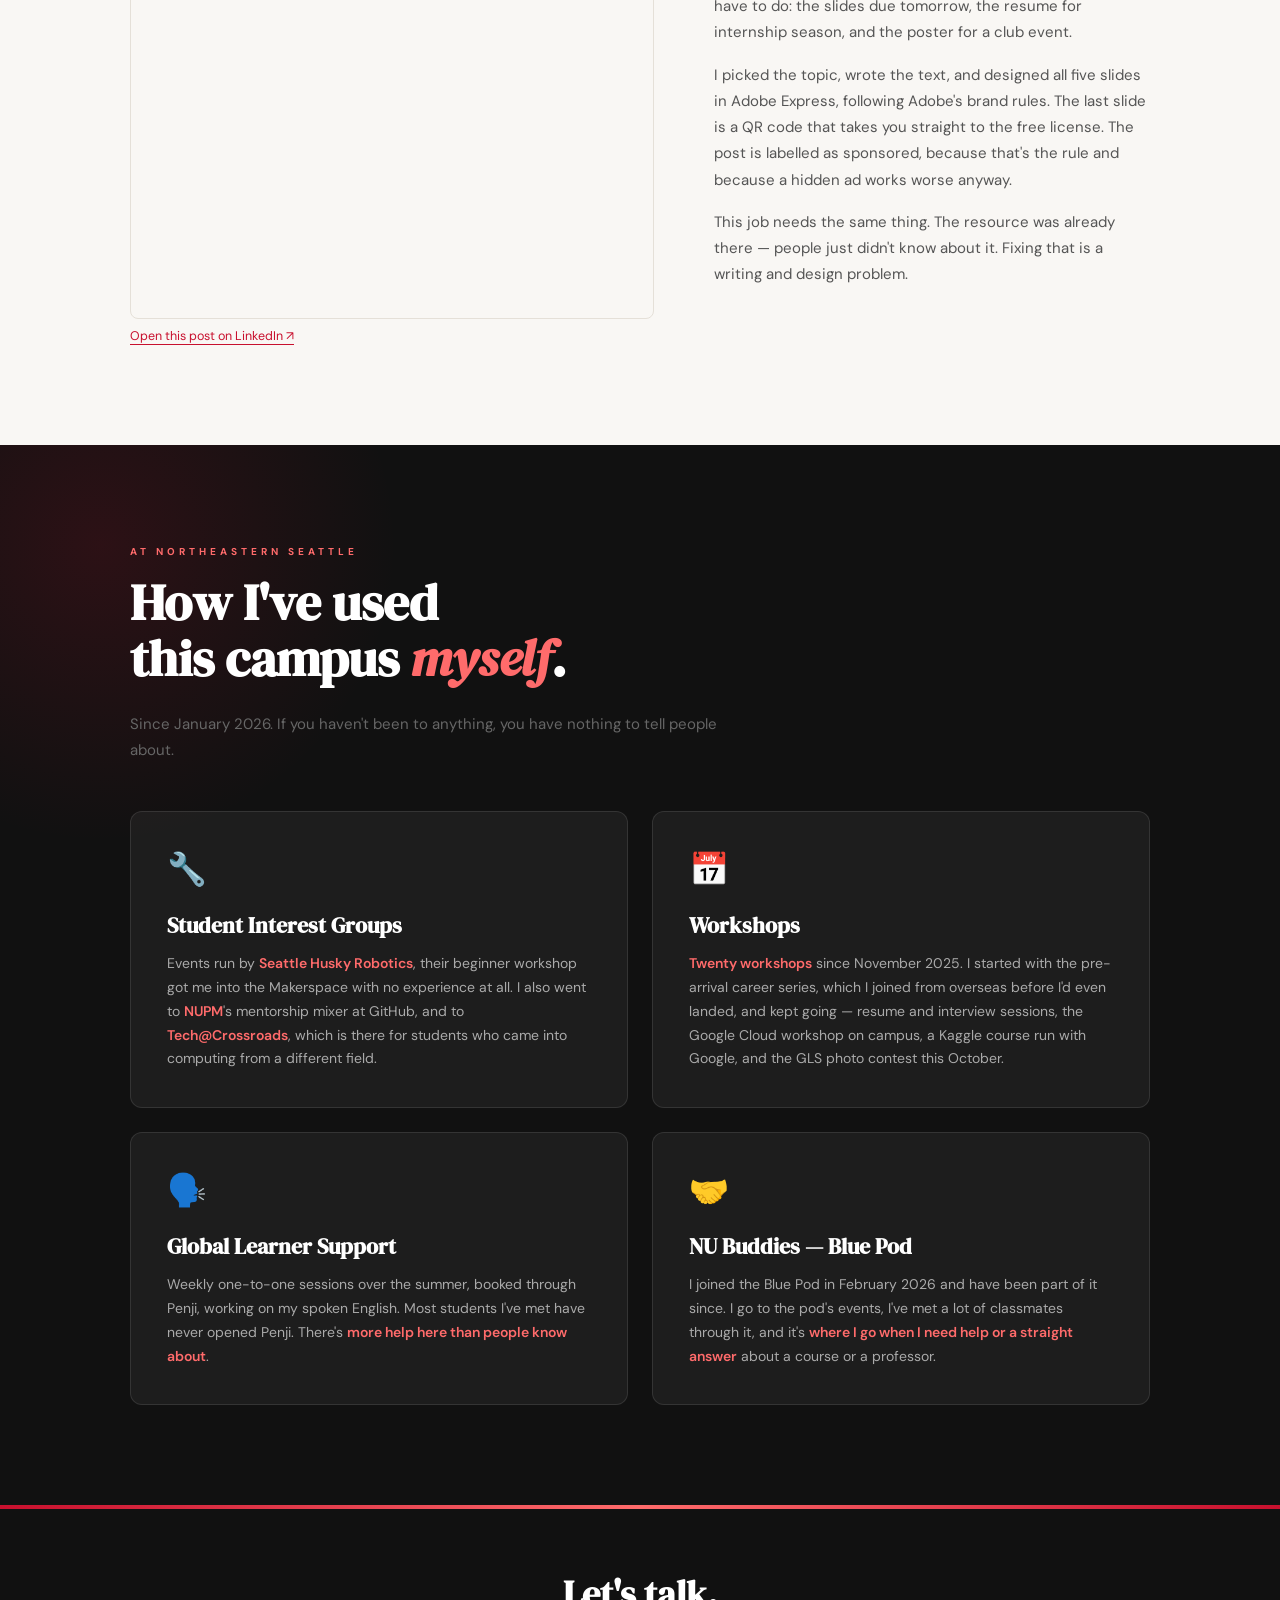
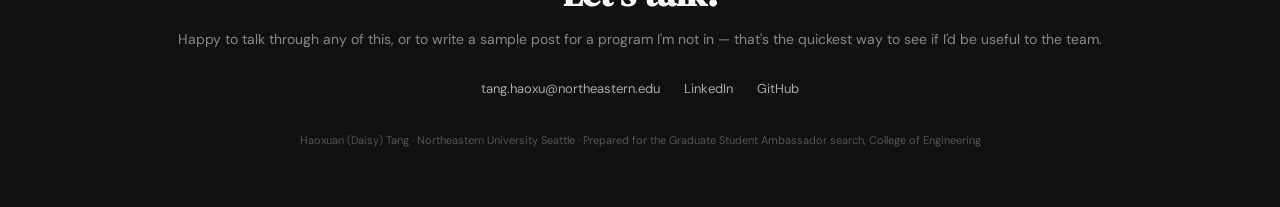
<file: coe-ambassador/index.html>
<!DOCTYPE html>
<html lang="en">
<head>
<meta charset="UTF-8">
<meta name="viewport" content="width=device-width, initial-scale=1.0">

<title>Haoxuan (Daisy) Tang — Graduate Student Ambassador</title>

<meta name="description" content="Application portfolio of Haoxuan (Daisy) Tang for the College of Engineering Graduate Student Ambassador role — prospective-student outreach, social media, campus events.">

<link href="https://fonts.googleapis.com/css2?family=DM+Serif+Display:ital@0;1&family=DM+Sans:wght@300;400;500;600;700&display=swap" rel="stylesheet">
<link rel="stylesheet" href="../assets/base.css">
</head>
<body>

<!-- ================= HERO ================= -->
<div class="hero">
  <div class="hero-left">
    <div class="hero-tag">Application Portfolio<br>Graduate Student Ambassador · College of Engineering, Seattle</div>
    <div>
      <h1 class="hero-name">Haoxuan<br><em>(Daisy)</em> Tang</h1>
      <p class="hero-desc" style="margin-top: 24px;">
        I've done this job before. I spent a year as a student ambassador in the engineering faculty at 
          the University of Nottingham — campus tours, student panels, evening office hours, writing for 
          their student account. Right now I'm an Adobe Student Ambassador here in Seattle.
      </p>
    </div>
    <div class="hero-links">
      <a class="hero-link" href="mailto:tang.haoxu@northeastern.edu">Email ↗</a>
      <a class="hero-link" href="https://linkedin.com/in/haoxuan-tang" target="_blank" rel="noopener">LinkedIn ↗</a>
      <a class="hero-link" href="https://github.com/thxsyyd" target="_blank" rel="noopener">GitHub ↗</a>
    </div>
  </div>
  <div class="hero-right">
    <div class="hero-photo-wrap">
      <img src="../assets/photo.jpg" alt="Haoxuan (Daisy) Tang">
    </div>
    <div class="hero-deco">H</div>
  </div>
</div>

<div class="red-stripe"></div>

<!-- ================= STATS ================= -->
<div class="stats-bar">
  <div class="stats-inner">
    <div class="stat"><span class="stat-num">12</span><span class="stat-label">Months as a student ambassador</span></div>
    <div class="stat"><span class="stat-num">100<em>+</em></span><span class="stat-label">Students supported directly</span></div>
    <div class="stat"><span class="stat-num">22</span><span class="stat-label">Bilingual articles published</span></div>
    <div class="stat"><span class="stat-num">206</span><span class="stat-label">FAQ entries maintained</span></div>
  </div>
</div>

<!-- ================= ABOUT ================= -->
<section>
  <div class="section-label">About</div>
  <h2 class="section-title">I had the same questions<br>this job <span>answers</span>.</h2>
  <div class="about-grid">
    <div class="about-text">
      <p>
        I started the MS Information Systems - Bridge program on the Seattle campus this January. I got 
          here the way a lot of COE applicants do: from another country, and from a non-technical 
          background. Before this I spent a year as a student ambassador in the engineering faculty at the 
          University of Nottingham.
      </p>
      <p>
        That job was pretty much this one. I wrote and kept up a 206-question guide in two languages, 
          covering nine topics, for a whole year. I helped more than 100 students — some still applying, 
          some already admitted — in an online group and in evening office hours. Every month I sorted 
          through what people were asking and passed it to my manager. I also handled the practical side 
          of campus tours, student panels, an online Q&amp;A series and social events: booking rooms, 
          setting dates, chasing people, following up afterwards.
      </p>
      <p>
        And it isn't all in the past. Since September I've been an Adobe Student Ambassador here, making 
          and posting content for Northeastern students while following Adobe's rules for how their brand 
          is used. Both jobs taught me the same thing: if you speak for an organisation, be useful to the 
          reader first and sell second.
      </p>
    </div>

    <div class="about-card">
      <div class="about-card-header">
        <h3>Experience at a Glance</h3>
        <p>STUDENTS · CONTENT · EVENTS</p>
      </div>
      <div class="about-card-body">
        <div class="timeline-item"><div class="timeline-dot"></div><div class="timeline-text">
          <strong>MS Information Systems - Bridge · GPA 4.0</strong>
          <span>Northeastern University, Seattle · Jan 2026 – Expected May 2028</span>
        </div></div>
        <div class="timeline-item"><div class="timeline-dot"></div><div class="timeline-text">
          <strong>Adobe Student Ambassador</strong>
          <span>Northeastern University, Seattle · Sep 2026 – Present</span>
        </div></div>
        <div class="timeline-item"><div class="timeline-dot"></div><div class="timeline-text">
          <strong>Software Engineer Intern</strong>
          <span>IpserLab, Seattle · May 2026 – Aug 2026</span>
        </div></div>
        <div class="timeline-item"><div class="timeline-dot"></div><div class="timeline-text">
          <strong>Technology Strategy Planner</strong>
          <span>Cushman &amp; Wakefield · Jan 2024 – Dec 2025</span>
        </div></div>
        <div class="timeline-item"><div class="timeline-dot"></div><div class="timeline-text">
          <strong>International Student Ambassador</strong>
          <span>University of Nottingham · Dec 2022 – Oct 2023</span>
        </div></div>
        <div class="timeline-item"><div class="timeline-dot"></div><div class="timeline-text">
          <strong>Course Representative</strong>
          <span>University of Nottingham · Sep 2022 – Sep 2023</span>
        </div></div>
        <div class="timeline-item"><div class="timeline-dot"></div><div class="timeline-text">
          <strong>MArch Sustainable Urban Design · GPA 3.9/4.0 · Dissertation: Distinction</strong>
          <span>University of Nottingham · Sep 2022 – Dec 2023</span>
        </div></div>
        <div class="timeline-item"><div class="timeline-dot"></div><div class="timeline-text">
          <strong>BEng Architecture &amp; Urban Planning</strong>
          <span>Zhejiang University of Technology · Sep 2017 – Jun 2022</span>
        </div></div>
      </div>
    </div>
  </div>
</section>

<!-- ================= ROLE FIT ================= -->
<div class="fit-section" id="fit">
  <div class="fit-inner">
    <div class="section-label">Role Fit</div>
    <h2 class="section-title">What the posting asks for,<br>and what I've <span>done</span>.</h2>
    <p class="section-intro">
      These come straight from the job posting. Where I've done the work before, I say so. Where I'd 
          be learning, I say that too.
    </p>

    <div class="fit-row">
      <div class="fit-req">
        Share the "student experience" with prospective and newly admitted students
        <em>Role summary</em>
      </div>
      <div class="fit-evidence">
        I did exactly this for a year at Nottingham — an online group and evening office hours for more 
          than 100 students who were applying or already admitted. Every month I sorted what they asked 
          and passed it to my manager.
        <span class="fit-tag direct">Direct experience</span>
      </div>
    </div>

    <div class="fit-row">
      <div class="fit-req">
        Primarily via social media (e.g. Instagram, LinkedIn)
        <em>Role summary</em>
      </div>
      <div class="fit-evidence">
        I post as an Adobe Student Ambassador right now. The most recent one was a five-slide LinkedIn 
          carousel I made from scratch in Adobe Express, following Adobe's brand rules and labelled as 
          sponsored. At Nottingham I worked on 22 articles with the student team.
        <span class="fit-tag direct">Direct experience</span>
      </div>
    </div>

    <div class="fit-row">
      <div class="fit-req">
        Instagram specifically
        <em>Role summary</em>
      </div>
      <div class="fit-evidence">
        My posts are on LinkedIn and on a university WeChat account, not Instagram. The skills are the 
          same — short visual posts, a hook, one clear thing to click — but Instagram itself, and the 
          voice of the campus account, would be new to me.
        <span class="fit-tag adjacent">Related experience</span>
      </div>
    </div>

    <div class="fit-row">
      <div class="fit-req">
        And email
        <em>Role summary</em>
      </div>
      <div class="fit-evidence">
        The 206-question guide exists because the same questions kept coming in by email. Writing one 
          good answer that helps the next hundred people is the part I like most.
        <span class="fit-tag direct">Direct experience</span>
      </div>
    </div>

    <div class="fit-row">
      <div class="fit-req">
        Graduate campus tours
        <em>Admissions projects and events</em>
      </div>
      <div class="fit-evidence">
        I ran campus tours at Nottingham, and booked the rooms and set the times for them.
        <span class="fit-tag direct">Direct experience</span>
      </div>
    </div>

    <div class="fit-row">
      <div class="fit-req">
        Virtual 1:1 connects
        <em>Admissions projects and events</em>
      </div>
      <div class="fit-evidence">
        Online office hours, Monday to Friday evenings, for a year. Same format as this, same kind of 
          students — and in a second language for most of them.
        <span class="fit-tag direct">Direct experience</span>
      </div>
    </div>

    <div class="fit-row">
      <div class="fit-req">
        Information sessions and student panels
        <em>Admissions projects and events</em>
      </div>
      <div class="fit-evidence">
        I spoke on student panels and helped run an online Q&amp;A series for the faculty, including 
          lining up the speakers and following up afterwards.
        <span class="fit-tag direct">Direct experience</span>
      </div>
    </div>

    <div class="fit-row">
      <div class="fit-req">
        On-campus events such as Open House or student mixers
        <em>Admissions projects and events</em>
      </div>
      <div class="fit-evidence">
        I organised social events for graduate students at Nottingham, start to finish. At Northeastern 
          I've been on the other side all year — the COE Welcome Event, The Evolution of SEIS, the NUPM 
          mixer at GitHub — so I know what these feel like when you're new.
        <span class="fit-tag direct">Direct experience</span>
      </div>
    </div>

    <div class="fit-row">
      <div class="fit-req">
        Become knowledgeable about multiple programs within the College of Engineering, not just your own
        <em>Expectations</em>
      </div>
      <div class="fit-evidence">
        I can talk about MSIS and the Bridge path from my own experience, and I know which programs 
          Seattle offers. What I don't know yet is the detail on the other degrees — what the courses are 
          like, how co-op works for them, who they suit. That's reading and talking to people, and it's 
          the first thing I'd do.
        <span class="fit-tag adjacent">Related experience</span>
      </div>
    </div>

    <div class="fit-row">
      <div class="fit-req">
        Candidates must be in good academic standing
        <em>Eligibility</em>
      </div>
      <div class="fit-evidence">
        GPA 4.0/4.0. On-campus jobs don't need CPT, so I can start right away and keep going across 
          semesters.
        <span class="fit-tag direct">Direct experience</span>
      </div>
    </div>

  </div>
</div>

<!-- ================= EVIDENCE: NOTTINGHAM ================= -->
<div class="dark-section" id="evidence">
  <div class="dark-inner">
    <div class="section-label">Before this</div>
    <h2 class="section-title">International Student Ambassador.<br><span>Faculty of Engineering</span>.</h2>
    <p class="section-intro">University of Nottingham · December 2022 – October 2023 · Faculty of Engineering.</p>
    <div class="card-grid">

      <div class="dark-card">
        <div class="card-icon">📖</div>
        <h3>The reference document</h3>
        <div class="card-meta">206 questions · 9 categories · 12 months</div>
        <p>I wrote and kept up a guide in two languages — <span class="highlight">206</span> questions 
          across <span class="highlight">9</span> topics — for a full year, so the answers stayed useful 
          after I left.</p>
      </div>

      <div class="dark-card">
        <div class="card-icon">💬</div>
        <h3>Students, one at a time</h3>
        <div class="card-meta">100+ students · evening office hours</div>
        <p>I helped <span class="highlight">100+</span> students, some applying and some already admitted, 
          in an online group and in evening office hours, Monday to Friday. A lot of it was personal, so I 
          kept it private.</p>
      </div>

      <div class="dark-card">
        <div class="card-icon">🎤</div>
        <h3>Events and panels</h3>
        <div class="card-meta">tours · panels · Q&amp;A series · socials</div>
        <p>Campus tours, student panels, an online Q&amp;A series and social events — plus the part nobody 
          sees: booking rooms, setting dates, chasing confirmations, following up.</p>
      </div>

      <div class="dark-card">
        <div class="card-icon">📈</div>
        <h3>Reporting back</h3>
        <div class="card-meta">monthly · themes and volumes</div>
        <p>Every <span class="highlight">month</span> I sorted what students were asking and passed it to 
          my manager, so questions that kept coming up got fixed at the source instead of answered over 
          and over.</p>
      </div>

    </div>
  </div>
</div>

<!-- ================= PUBLISHED WORK ================= -->
<div class="exhibit-section" id="published">
  <div class="exhibit-inner">
    <div class="section-label">Published work</div>
    <div class="exhibit-grid">
      <div class="exhibit-images" style="display:grid; grid-template-columns:1fr 1fr; gap:14px; align-items:start;">
        <div>
          <div style="border-radius:8px; overflow:hidden; border:1px solid var(--border);">
            <img src="img/nott_a.jpg" alt="The published article, showing two of the video clips" style="width:100%; display:block;">
          </div>
          <a href="https://mp.weixin.qq.com/s/BxEfrUN9aWN9B1WUOaKZow" target="_blank" rel="noopener" style="display:inline-block; margin-top:9px; font-size:12.5px; color:var(--red); text-decoration:none; border-bottom:1px solid currentColor;">Read the article &#8599;</a>
        </div>
        <div>
          <div style="border-radius:8px; overflow:hidden; border:1px solid var(--border);">
            <img src="img/nott_opentour.jpg" alt="The Faculty's open day post on WeChat" style="width:100%; display:block;">
          </div>
          <a href="https://mp.weixin.qq.com/s/wUiUAUc_WqnNrDJkOO8t3w" target="_blank" rel="noopener" style="display:inline-block; margin-top:9px; font-size:12.5px; color:var(--red); text-decoration:none; border-bottom:1px solid currentColor;">Read the article &#8599;</a>
        </div>
      </div>
      <div class="exhibit-text">
        <h2>Work I've done before.</h2>
        <p>
          University of Nottingham, Faculty of Engineering. I worked on 22 articles for the
          Faculty's official student account, together with the rest of the student team.
        </p>
        <p>
          Two of them are shown here. On the travel piece, my name is on the video &mdash; I filmed
          five of the clips. The other is the Faculty's open day post, one of the pieces our team
          put out to get prospective students onto campus. Both are in Chinese.
        </p>
        <p>
          Everything we put out was in both Chinese and English, for students thinking about
          applying and students who had already arrived.
        </p>
        <div class="exhibit-quote">
          <p>
            "This course gave me a complete and systematic opportunity to study urban design and
            widened my perspective. It pushed me to think critically and to work with many parties
            to shape cities into vibrant, resilient, high-quality spaces."
          </p>
          <cite>
            &mdash; quoted as a programme representative in the Faculty's graduation exhibition
            feature, as Haoxuan Tang, MArch Sustainable Urban Design 2022&ndash;23. Translated from
            the original Chinese.
          </cite>
        </div>
      </div>
    </div>
  </div>
</div>

<!-- ================= EXHIBIT: ADOBE ================= -->
<div class="exhibit-section" id="adobe">
  <div class="exhibit-inner">
    <div class="section-label">Current</div>
    <div class="exhibit-grid">
      <div class="exhibit-images" style="display:grid; grid-template-columns:1fr 1fr; gap:14px; align-items:start;">
        <div style="grid-column:1 / -1;">
          <div style="border-radius:8px; overflow:hidden; border:1px solid var(--border);">
            <iframe src="https://www.linkedin.com/embed/feed/update/urn:li:ugcPost:7513421770926784512?collapsed=1"
                    style="width:100%; height:620px; border:0; display:block;"
                    loading="lazy" allowfullscreen
                    title="Adobe Express carousel, posted on LinkedIn"></iframe>
          </div>
          <a href="https://www.linkedin.com/feed/update/urn:li:ugcPost:7513421770926784512/" target="_blank" rel="noopener" style="display:inline-block; margin-top:9px; font-size:12.5px; color:var(--red); text-decoration:none; border-bottom:1px solid currentColor;">Open this post on LinkedIn &#8599;</a>
        </div>
      </div>
      <div class="exhibit-text">
        <h2>Adobe Student Ambassador,<br>Northeastern Seattle.</h2>
        <p>
          Northeastern already pays for Adobe Express, and every student can use it for free. Most
          students have never opened it. My first real post as an ambassador was a five-slide
          LinkedIn carousel about three things students actually have to do: the slides due
          tomorrow, the resume for internship season, and the poster for a club event.
        </p>
        <p>
          I picked the topic, wrote the text, and designed all five slides in Adobe Express,
          following Adobe's brand rules. The last slide is a QR code that takes you straight to the
          free license. The post is labelled as sponsored, because that's the rule and because a
          hidden ad works worse anyway.
        </p>
        <p>
          This job needs the same thing. The resource was already there &mdash; people just didn't
          know about it. Fixing that is a writing and design problem.
        </p>
      </div>
    </div>
  </div>
</div>

<!-- ================= COMMUNITY ================= -->
<div class="community-section" id="campus">
  <div class="community-inner">
    <div class="section-label">At Northeastern Seattle</div>
    <h2 class="section-title">How I've used<br>this campus <span>myself</span>.</h2>
    <p class="section-intro">Since January 2026. If you haven't been to anything, you have nothing to tell people about.</p>
    <div class="community-grid">

      <div class="community-card">
        <div class="community-icon">🔧</div>
        <h3>Student Interest Groups</h3>
        <p>Events run by <span class="community-highlight">Seattle Husky Robotics</span>, their beginner workshop got me into the Makerspace with no experience at all. I also went to <span class="community-highlight">NUPM</span>'s mentorship mixer at GitHub, and to <span class="community-highlight">Tech@Crossroads</span>, which is there for students who came into computing from a different field.</p>
      </div>

      <div class="community-card">
        <div class="community-icon">📅</div>
        <h3>Workshops</h3>
        <p><span class="community-highlight">Twenty workshops</span> since November 2025. I started with the pre-arrival career series, which I joined from overseas before I'd even landed, and kept going — resume and interview sessions, the Google Cloud workshop on campus, a Kaggle course run with Google, and the GLS photo contest this October.</p>
      </div>

      <div class="community-card">
        <div class="community-icon">🗣️</div>
        <h3>Global Learner Support</h3>
        <p>Weekly one-to-one sessions over the summer, booked through Penji, working on my spoken English. Most students I've met have never opened Penji. There's <span class="community-highlight">more help here than people know about</span>.</p>
      </div>

      <div class="community-card">
        <div class="community-icon">🤝</div>
        <h3>NU Buddies — Blue Pod</h3>
        <p>I joined the Blue Pod in February 2026 and have been part of it since. I go to the pod's events, I've met a lot of classmates through it, and it's <span class="community-highlight">where I go when I need help or a straight answer</span> about a course or a professor.</p>
      </div>

    </div>
  </div>
</div>

<div class="red-stripe"></div>

<!-- ================= FOOTER ================= -->
<footer>
  <h2>Let's talk.</h2>
  <p>Happy to talk through any of this, or to write a sample post for a program I'm not in — that's 
          the quickest way to see if I'd be useful to the team.</p>
  <div class="footer-links">
    <a href="mailto:tang.haoxu@northeastern.edu">tang.haoxu@northeastern.edu</a>
    <a href="https://linkedin.com/in/haoxuan-tang" target="_blank" rel="noopener">LinkedIn</a>
    <a href="https://github.com/thxsyyd" target="_blank" rel="noopener">GitHub</a>
  </div>
  <p class="footer-note">
    Haoxuan (Daisy) Tang · Northeastern University Seattle · Prepared for the Graduate Student Ambassador search, College of Engineering
  </p>
</footer>

</body>
</html>
</file>
<file: assets/base.css>
/* ------------------------------------------------------------------
   Shared stylesheet for every role-specific portfolio page.
   Edit here to restyle all pages at once. Individual pages should
   contain content only -- no <style> block.
   ------------------------------------------------------------------ */


  :root {
    --red: #C8102E;
    --red-light: #f5e6e9;
    --black: #111111;
    --grey: #6b6b6b;
    --light: #f9f7f4;
    --white: #ffffff;
    --border: #e5e0d8;
  }

  * { margin: 0; padding: 0; box-sizing: border-box; }

  body {
    font-family: 'DM Sans', sans-serif;
    background: var(--light);
    color: var(--black);
    overflow-x: hidden;
  }

  /* HERO */
  .hero {
    min-height: 100vh;
    display: grid;
    grid-template-columns: 1fr 1fr;
    position: relative;
    overflow: hidden;
  }

  .hero-left {
    background: var(--black);
    padding: 80px 60px;
    display: flex;
    flex-direction: column;
    justify-content: space-between;
    position: relative;
    overflow: hidden;
  }

  .hero-left::before {
    content: '';
    position: absolute;
    top: -100px; right: -100px;
    width: 400px; height: 400px;
    border-radius: 50%;
    background: radial-gradient(circle, rgba(200,16,46,0.3) 0%, transparent 70%);
    pointer-events: none;
  }

  .hero-tag {
    font-size: 11px;
    font-weight: 600;
    letter-spacing: 3px;
    text-transform: uppercase;
    color: var(--red);
    line-height: 1.7;
    opacity: 0;
    animation: fadeUp 0.8s 0.2s forwards;
  }

  .hero-name {
    font-family: 'DM Serif Display', serif;
    font-size: clamp(48px, 6vw, 80px);
    color: var(--white);
    line-height: 1.05;
    opacity: 0;
    animation: fadeUp 0.8s 0.4s forwards;
  }

  .hero-name em {
    font-style: italic;
    color: var(--red);
  }

  .hero-desc {
    font-size: 15px;
    color: #aaa;
    line-height: 1.7;
    max-width: 380px;
    opacity: 0;
    animation: fadeUp 0.8s 0.6s forwards;
  }

  .hero-links {
    display: flex;
    gap: 16px;
    flex-wrap: wrap;
    opacity: 0;
    animation: fadeUp 0.8s 0.8s forwards;
  }

  .hero-link {
    font-size: 12px;
    font-weight: 600;
    letter-spacing: 1.5px;
    text-transform: uppercase;
    color: var(--white);
    text-decoration: none;
    border-bottom: 1px solid rgba(255,255,255,0.3);
    padding-bottom: 2px;
    transition: color 0.2s, border-color 0.2s;
  }
  .hero-link:hover { color: var(--red); border-color: var(--red); }

  .hero-right {
    background: var(--red-light);
    position: relative;
    overflow: hidden;
    display: flex;
    align-items: center;
    justify-content: center;
  }

  .hero-photo-wrap {
    width: 280px;
    height: 360px;
    border-radius: 4px;
    overflow: hidden;
    box-shadow: 24px 24px 0 rgba(200,16,46,0.2);
    opacity: 0;
    animation: fadeIn 1s 0.6s forwards;
    position: relative;
    z-index: 1;
  }

  .hero-photo-wrap img {
    width: 100%;
    height: 100%;
    object-fit: cover;
    object-position: center top;
    display: block;
  }

  .hero-deco {
    position: absolute;
    font-family: 'DM Serif Display', serif;
    font-size: 180px;
    color: rgba(200,16,46,0.08);
    bottom: -30px;
    right: -20px;
    line-height: 1;
    pointer-events: none;
  }

  /* SECTION LAYOUT */
  section {
    max-width: 1100px;
    margin: 0 auto;
    padding: 100px 40px;
  }

  .section-label {
    font-size: 10px;
    font-weight: 700;
    letter-spacing: 4px;
    text-transform: uppercase;
    color: var(--red);
    margin-bottom: 16px;
  }

  .section-title {
    font-family: 'DM Serif Display', serif;
    font-size: clamp(32px, 4vw, 52px);
    line-height: 1.1;
    color: var(--black);
    margin-bottom: 24px;
  }

  .section-title span {
    font-style: italic;
    color: var(--red);
  }

  .section-intro {
    font-size: 15px;
    color: #666;
    max-width: 620px;
    line-height: 1.75;
    margin-bottom: 48px;
  }

  /* STATS BAR */
  .stats-bar {
    background: var(--black);
    padding: 40px 0;
  }

  .stats-inner {
    max-width: 1100px;
    margin: 0 auto;
    padding: 0 40px;
    display: grid;
    grid-template-columns: repeat(4, 1fr);
    gap: 0;
  }

  .stat {
    text-align: center;
    padding: 20px;
    border-right: 1px solid rgba(255,255,255,0.1);
  }
  .stat:last-child { border-right: none; }

  .stat-num {
    font-family: 'DM Serif Display', serif;
    font-size: 48px;
    color: var(--white);
    display: block;
    line-height: 1;
    margin-bottom: 8px;
  }

  .stat-num em {
    color: var(--red);
    font-style: normal;
  }

  .stat-label {
    font-size: 11px;
    font-weight: 500;
    letter-spacing: 2px;
    text-transform: uppercase;
    color: #888;
  }

  /* ABOUT */
  .about-grid {
    display: grid;
    grid-template-columns: 1fr 1fr;
    gap: 80px;
    align-items: start;
  }

  .about-text p {
    font-size: 16px;
    line-height: 1.8;
    color: #444;
    margin-bottom: 20px;
  }

  .about-text p strong { color: var(--black); }

  .about-pills {
    display: flex;
    flex-wrap: wrap;
    gap: 10px;
    margin-top: 32px;
  }

  .pill {
    font-size: 12px;
    font-weight: 600;
    padding: 8px 16px;
    border-radius: 100px;
    background: var(--white);
    border: 1.5px solid var(--border);
    color: var(--black);
    text-decoration: none;
    transition: background 0.2s, border-color 0.2s, color 0.2s;
    cursor: pointer;
  }

  a.pill:hover { background: var(--red); color: var(--white); border-color: var(--red); }
  .pill.red { background: var(--red); color: var(--white); border-color: var(--red); }

  .about-card {
    background: var(--white);
    border: 1.5px solid var(--border);
    border-radius: 12px;
    overflow: hidden;
  }

  .about-card-header {
    background: var(--red);
    padding: 24px 28px;
  }

  .about-card-header h3 {
    font-family: 'DM Serif Display', serif;
    font-size: 22px;
    color: var(--white);
    margin-bottom: 4px;
  }

  .about-card-header p {
    font-size: 12px;
    color: rgba(255,255,255,0.7);
    letter-spacing: 1px;
  }

  .about-card-body { padding: 24px 28px; }

  .timeline-item {
    display: flex;
    gap: 16px;
    padding: 14px 0;
    border-bottom: 1px solid var(--border);
  }
  .timeline-item:last-child { border-bottom: none; }

  .timeline-dot {
    width: 8px;
    height: 8px;
    border-radius: 50%;
    background: var(--red);
    margin-top: 6px;
    flex-shrink: 0;
  }

  .timeline-text strong {
    display: block;
    font-size: 13px;
    font-weight: 600;
    color: var(--black);
    margin-bottom: 3px;
  }

  .timeline-text span {
    font-size: 12px;
    color: var(--grey);
  }

  /* FIT MATRIX */
  .fit-section {
    background: var(--white);
    padding: 100px 0;
  }

  .fit-inner {
    max-width: 1100px;
    margin: 0 auto;
    padding: 0 40px;
  }

  .fit-row {
    display: grid;
    grid-template-columns: 1fr 1.4fr;
    gap: 40px;
    padding: 28px 0;
    border-bottom: 1px solid var(--border);
    align-items: start;
  }
  .fit-row:first-of-type { border-top: 2px solid var(--black); }

  .fit-req {
    font-size: 14px;
    font-weight: 600;
    color: var(--black);
    line-height: 1.6;
    position: relative;
    padding-left: 18px;
  }

  .fit-req::before {
    content: '';
    position: absolute;
    left: 0; top: 8px;
    width: 7px; height: 7px;
    background: var(--red);
    border-radius: 50%;
  }

  .fit-req em {
    display: block;
    font-style: normal;
    font-size: 11px;
    letter-spacing: 1.5px;
    text-transform: uppercase;
    color: var(--grey);
    font-weight: 500;
    margin-top: 6px;
  }

  .fit-evidence {
    font-size: 14.5px;
    color: #444;
    line-height: 1.75;
  }

  .fit-evidence strong { color: var(--black); }

  .fit-tag {
    display: inline-block;
    font-size: 10px;
    font-weight: 700;
    letter-spacing: 1.5px;
    text-transform: uppercase;
    padding: 3px 9px;
    border-radius: 4px;
    margin-top: 10px;
  }
  .fit-tag.direct { background: #e8f3ec; color: #1a4a2e; }
  .fit-tag.adjacent { background: #fdf2e3; color: #7a4a10; }

  /* DARK CARD SECTION */
  .dark-section {
    background: var(--black);
    padding: 100px 0;
    position: relative;
    overflow: hidden;
  }

  .dark-section::before {
    content: '';
    position: absolute;
    top: -200px; left: -200px;
    width: 600px; height: 600px;
    border-radius: 50%;
    background: radial-gradient(circle, rgba(200,16,46,0.15) 0%, transparent 70%);
    pointer-events: none;
  }

  .dark-inner {
    max-width: 1100px;
    margin: 0 auto;
    padding: 0 40px;
    position: relative;
    z-index: 1;
  }

  .dark-inner .section-label { color: #ff6b6b; }
  .dark-inner .section-title { color: var(--white); }
  .dark-inner .section-title span { color: #ff6b6b; }
  .dark-inner .section-intro { color: #999; }

  .card-grid {
    display: grid;
    grid-template-columns: 1fr 1fr;
    gap: 24px;
  }

  .dark-card {
    background: rgba(255,255,255,0.05);
    border: 1px solid rgba(255,255,255,0.1);
    border-radius: 12px;
    padding: 36px;
    transition: background 0.2s, border-color 0.2s;
  }

  .dark-card:hover {
    background: rgba(200,16,46,0.1);
    border-color: rgba(200,16,46,0.4);
  }

  .card-icon { font-size: 30px; margin-bottom: 18px; }

  .dark-card h3 {
    font-family: 'DM Serif Display', serif;
    font-size: 22px;
    color: var(--white);
    margin-bottom: 6px;
  }

  .card-meta {
    font-size: 11px;
    letter-spacing: 1.5px;
    text-transform: uppercase;
    color: #777;
    margin-bottom: 14px;
  }

  .dark-card p {
    font-size: 14px;
    color: #aaa;
    line-height: 1.75;
  }

  .highlight { color: #ff6b6b; font-weight: 600; }

  /* LIGHT CARD GRID */
  .light-grid {
    display: grid;
    grid-template-columns: repeat(3, 1fr);
    gap: 24px;
  }

  .light-card {
    border: 1.5px solid var(--border);
    border-radius: 12px;
    overflow: hidden;
    background: var(--white);
    display: flex;
    flex-direction: column;
    transition: transform 0.2s, box-shadow 0.2s, border-color 0.2s;
    text-decoration: none;
    color: inherit;
  }

  .light-card:hover {
    transform: translateY(-4px);
    box-shadow: 0 16px 40px rgba(0,0,0,0.08);
    border-color: var(--red);
  }

  .light-cat {
    padding: 10px 16px;
    font-size: 10px;
    font-weight: 700;
    letter-spacing: 2.5px;
    text-transform: uppercase;
    color: var(--white);
    background: var(--black);
  }
  .light-cat.data { background: #1a3a5a; }
  .light-cat.support { background: #1a4a2e; }
  .light-cat.events { background: #4a1a2e; }
  .light-cat.web { background: #3a1a4a; }
  .light-cat.content { background: #2a2a1a; }

  .light-body {
    padding: 24px;
    flex: 1;
    display: flex;
    flex-direction: column;
    gap: 12px;
  }

  .light-title {
    font-family: 'DM Serif Display', serif;
    font-size: 18px;
    line-height: 1.35;
    color: var(--black);
  }

  .light-note {
    font-size: 13px;
    color: #555;
    line-height: 1.65;
  }
  .light-note strong { color: var(--black); }


  /* QUOTE */
  .quote-block {
    border-left: 3px solid var(--red);
    padding: 20px 24px;
    background: var(--white);
    border-radius: 0 8px 8px 0;
    margin: 32px 0 0;
  }

  .quote-block p {
    font-family: 'DM Serif Display', serif;
    font-style: italic;
    font-size: 17px;
    color: var(--black);
    line-height: 1.6;
    margin: 0;
  }

  .quote-block cite {
    display: block;
    font-size: 12px;
    font-style: normal;
    color: var(--grey);
    margin-top: 10px;
    font-family: 'DM Sans', sans-serif;
  }

  .btn {
    display: inline-flex;
    align-items: center;
    gap: 8px;
    font-size: 13px;
    font-weight: 600;
    padding: 12px 24px;
    border-radius: 100px;
    text-decoration: none;
    transition: all 0.2s;
  }

  .btn-red { background: var(--red); color: var(--white); }
  .btn-red:hover { background: #a00c24; transform: translateY(-2px); }

  .btn-outline {
    background: transparent;
    color: var(--black);
    border: 1.5px solid var(--black);
  }
  .btn-outline:hover { background: var(--black); color: var(--white); }


  /* --- Components used by the ambassador page --- */
/* ARTICLES GRID */
  .articles-section {
    background: var(--white);
    padding: 100px 0;
  }

  .articles-inner {
    max-width: 1100px;
    margin: 0 auto;
    padding: 0 40px;
  }

  .articles-grid {
    display: grid;
    grid-template-columns: repeat(3, 1fr);
    gap: 24px;
  }

  .article-card {
    border: 1.5px solid var(--border);
    border-radius: 12px;
    overflow: hidden;
    text-decoration: none;
    color: inherit;
    background: var(--light);
    transition: transform 0.2s, box-shadow 0.2s, border-color 0.2s;
    display: flex;
    flex-direction: column;
  }

  .article-card:hover {
    transform: translateY(-4px);
    box-shadow: 0 16px 40px rgba(0,0,0,0.08);
    border-color: var(--red);
  }

  .article-cat {
    padding: 10px 16px;
    font-size: 10px;
    font-weight: 700;
    letter-spacing: 2.5px;
    text-transform: uppercase;
    color: var(--white);
    background: var(--black);
  }

  .article-cat.photography { background: #1a4a2e; }
  .article-cat.interview { background: #1a3a5a; }
  .article-cat.event { background: #4a1a2e; }
  .article-cat.intro { background: #2a2a1a; }
  .article-cat.graduation { background: #3a1a4a; }

  .article-body {
    padding: 24px;
    flex: 1;
    display: flex;
    flex-direction: column;
    justify-content: space-between;
    gap: 16px;
  }

  .article-title {
    font-family: 'DM Serif Display', serif;
    font-size: 18px;
    line-height: 1.35;
    color: var(--black);
  }

  .article-note {
    font-size: 12px;
    color: var(--grey);
    line-height: 1.5;
  }

  .article-arrow {
    font-size: 20px;
    color: var(--red);
    margin-top: auto;
  }

  /* COMMUNITY SECTION */
  .community-section {
    background: var(--black);
    padding: 100px 0;
    position: relative;
    overflow: hidden;
  }

  .community-section::before {
    content: '';
    position: absolute;
    top: -200px; left: -200px;
    width: 600px; height: 600px;
    border-radius: 50%;
    background: radial-gradient(circle, rgba(200,16,46,0.15) 0%, transparent 70%);
    pointer-events: none;
  }

  .community-inner {
    max-width: 1100px;
    margin: 0 auto;
    padding: 0 40px;
    position: relative;
    z-index: 1;
  }

  .community-inner .section-label { color: #ff6b6b; }
  .community-inner .section-title { color: var(--white); }
  .community-inner .section-title span { color: #ff6b6b; }

  .community-grid {
    display: grid;
    grid-template-columns: 1fr 1fr;
    gap: 24px;
  }

  .community-card {
    background: rgba(255,255,255,0.05);
    border: 1px solid rgba(255,255,255,0.1);
    border-radius: 12px;
    padding: 36px;
    transition: background 0.2s, border-color 0.2s;
  }

  .community-card:hover {
    background: rgba(200,16,46,0.1);
    border-color: rgba(200,16,46,0.4);
  }

  .community-icon {
    font-size: 32px;
    margin-bottom: 20px;
  }

  .community-card h3 {
    font-family: 'DM Serif Display', serif;
    font-size: 22px;
    color: var(--white);
    margin-bottom: 12px;
  }

  .community-card p {
    font-size: 14px;
    color: #aaa;
    line-height: 1.7;
  }

  .community-highlight {
    color: #ff6b6b;
    font-weight: 600;
  }

  /* EXHIBIT SECTION */
  .exhibit-section {
    padding: 100px 0;
    background: var(--light);
  }

  .exhibit-inner {
    max-width: 1100px;
    margin: 0 auto;
    padding: 0 40px;
  }

  .exhibit-grid {
    display: grid;
    grid-template-columns: 1.2fr 1fr;
    gap: 60px;
    align-items: center;
  }

  .exhibit-images {
    display: grid;
    grid-template-columns: 1fr 1fr;
    gap: 12px;
  }

  .exhibit-img {
    border-radius: 8px;
    overflow: hidden;
    background: var(--border);
    aspect-ratio: 3/4;
  }

  .exhibit-img img {
    width: 100%;
    height: 100%;
    object-fit: cover;
    display: block;
  }

  .exhibit-img.tall {
    grid-row: span 2;
    aspect-ratio: auto;
  }

  .exhibit-text h2 {
    font-family: 'DM Serif Display', serif;
    font-size: 36px;
    color: var(--black);
    line-height: 1.2;
    margin-bottom: 20px;
  }

  .exhibit-text p {
    font-size: 15px;
    color: #555;
    line-height: 1.75;
    margin-bottom: 16px;
  }

  .exhibit-quote {
    border-left: 3px solid var(--red);
    padding: 16px 20px;
    background: var(--white);
    border-radius: 0 8px 8px 0;
    margin: 24px 0;
  }

  .exhibit-quote p {
    font-family: 'DM Serif Display', serif;
    font-style: italic;
    font-size: 16px;
    color: var(--black);
    line-height: 1.6;
    margin: 0;
  }

  .exhibit-quote cite {
    display: block;
    font-size: 12px;
    font-style: normal;
    color: var(--grey);
    margin-top: 8px;
    font-family: 'DM Sans', sans-serif;
  }

  /* FOOTER */
  footer {
    background: var(--black);
    padding: 60px 40px;
    text-align: center;
  }

  footer h2 {
    font-family: 'DM Serif Display', serif;
    font-size: 36px;
    color: var(--white);
    margin-bottom: 12px;
  }

  footer p {
    font-size: 14px;
    color: #888;
    margin-bottom: 32px;
  }

  footer .footer-links {
    display: flex;
    justify-content: center;
    gap: 24px;
    flex-wrap: wrap;
  }

  footer a {
    font-size: 13px;
    color: #aaa;
    text-decoration: none;
    transition: color 0.2s;
  }
  footer a:hover { color: var(--red); }

  .footer-note {
    font-size: 11px;
    color: #555;
    margin-top: 36px;
    margin-bottom: 0;
  }
  .footer-note a { color: #777; text-decoration: underline; }

  .red-stripe {
    height: 4px;
    background: linear-gradient(90deg, var(--red) 0%, #ff6b6b 50%, var(--red) 100%);
  }

  @keyframes fadeUp {
    from { opacity: 0; transform: translateY(24px); }
    to { opacity: 1; transform: translateY(0); }
  }

  @keyframes fadeIn {
    from { opacity: 0; }
    to { opacity: 1; }
  }

  @media (max-width: 900px) {
    .light-grid { grid-template-columns: 1fr 1fr; }
  }

  @media (max-width: 768px) {
    .hero { grid-template-columns: 1fr; }
    .hero-right { display: none; }
    .hero-left { padding: 60px 32px; min-height: 100vh; }
    .stats-inner { grid-template-columns: repeat(2, 1fr); }
    .about-grid { grid-template-columns: 1fr; gap: 40px; }
    .fit-row { grid-template-columns: 1fr; gap: 12px; }
    .card-grid { grid-template-columns: 1fr; }
    .light-grid { grid-template-columns: 1fr; }
    .articles-grid { grid-template-columns: 1fr; }
    .community-grid { grid-template-columns: 1fr; }
    .exhibit-grid { grid-template-columns: 1fr; }
    section { padding: 60px 24px; }
    .fit-inner, .dark-inner { padding: 0 24px; }
    .fit-section, .dark-section { padding: 60px 0; }
  }
</file>
